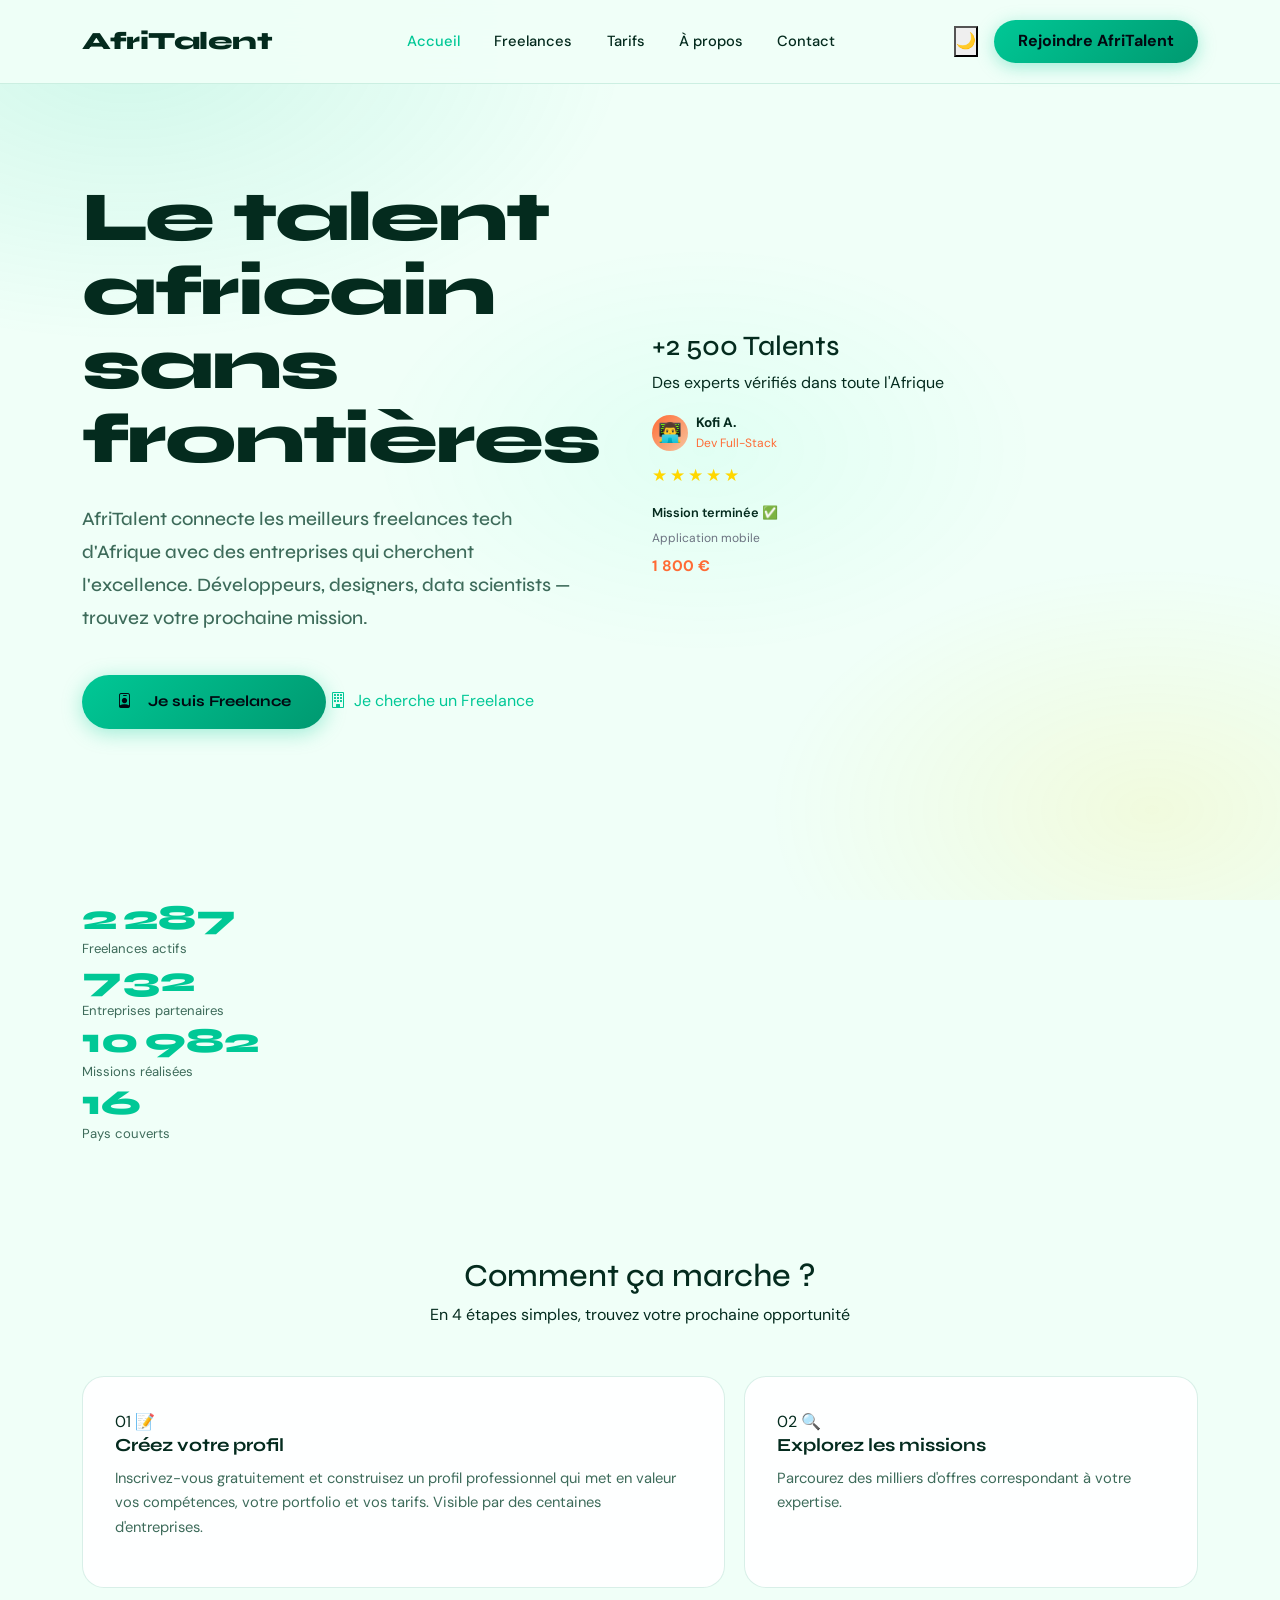
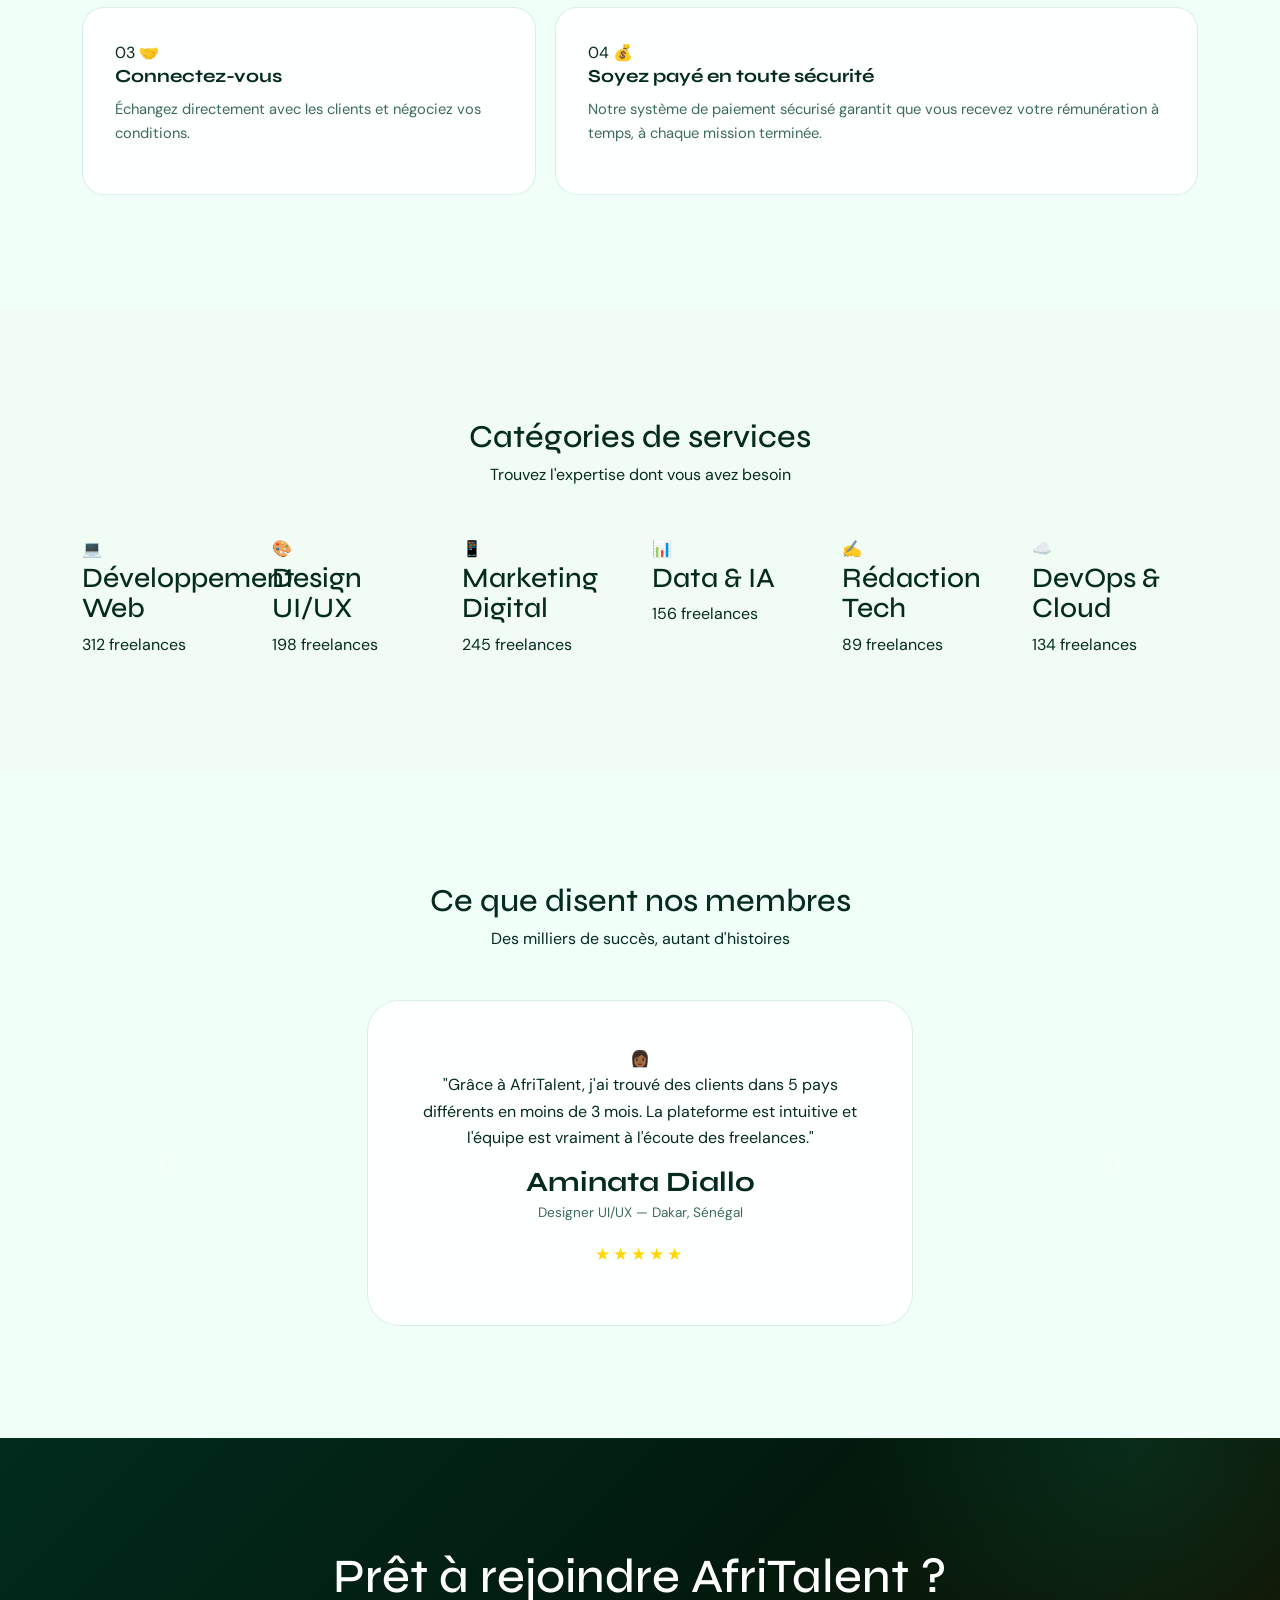
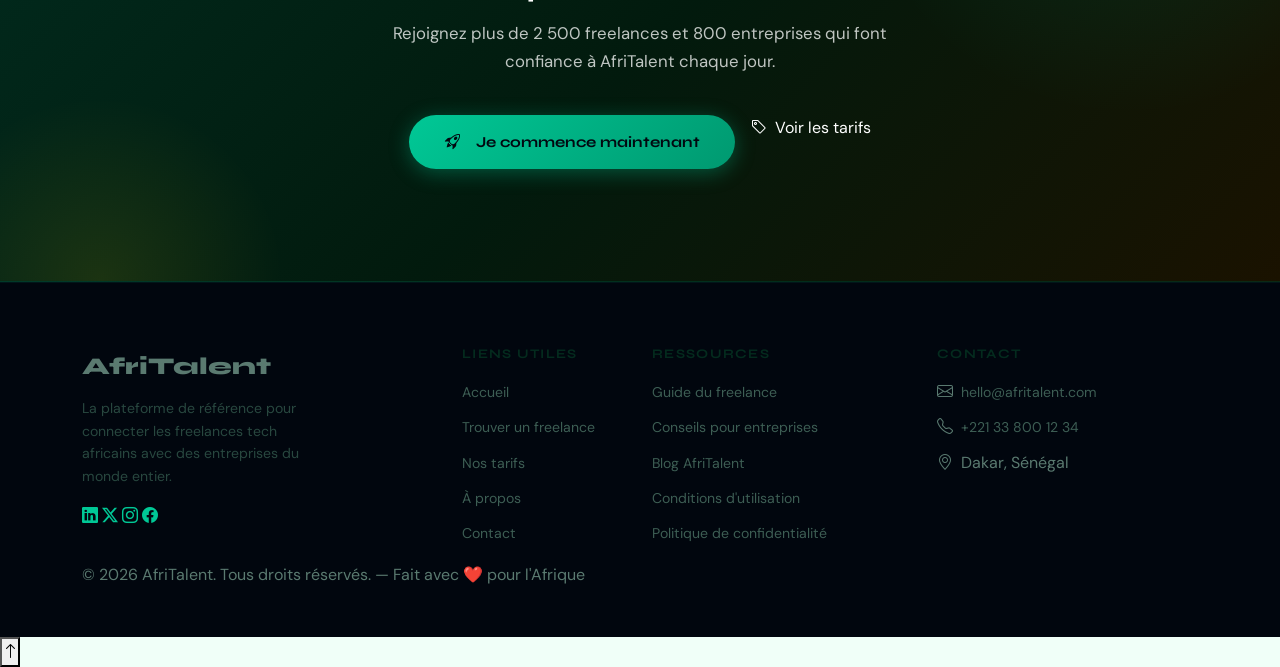
<file: index.html>
<!DOCTYPE html>
<html lang="fr" data-theme="light">
<head>
  <meta charset="UTF-8" />
  <meta name="viewport" content="width=device-width, initial-scale=1.0" />
  <meta name="description" content="AfriTalent - La plateforme de mise en relation entre freelances tech africains et entreprises. Trouvez les meilleurs talents ou proposez vos services." />
  <title>AfriTalent - La plateforme freelance tech d'Afrique</title>
  <link href="https://cdn.jsdelivr.net/npm/bootstrap@5.3.0/dist/css/bootstrap.min.css" rel="stylesheet" />
  <link rel="stylesheet" href="https://cdn.jsdelivr.net/npm/bootstrap-icons@1.11.0/font/bootstrap-icons.css" />
  <link rel="stylesheet" href="css/style.css" />
</head>
<body>

  <header>
    <nav class="navbar navbar-expand-lg" aria-label="Navigation principale">
      <div class="container">
        <a class="navbar-brand" href="index.html" aria-label="AfriTalent - Accueil">
          Afri<span>Talent</span>
        </a>
        <button class="navbar-toggler border-0" type="button"
                data-bs-toggle="collapse" data-bs-target="#navbarMain"
                aria-controls="navbarMain" aria-expanded="false"
                aria-label="Ouvrir le menu de navigation">
          <span class="navbar-toggler-icon"></span>
        </button>
        <div class="collapse navbar-collapse" id="navbarMain">
          <ul class="navbar-nav mx-auto gap-1">
            <li class="nav-item"><a class="nav-link active" href="index.html" aria-current="page">Accueil</a></li>
            <li class="nav-item"><a class="nav-link" href="freelances.html">Freelances</a></li>
            <li class="nav-item"><a class="nav-link" href="tarifs.html">Tarifs</a></li>
            <li class="nav-item"><a class="nav-link" href="about.html">À propos</a></li>
            <li class="nav-item"><a class="nav-link" href="contact.html">Contact</a></li>
          </ul>
          <div class="d-flex align-items-center gap-3">
            <button id="dark-mode-toggle" aria-label="Activer le mode sombre">🌙</button>
            <a href="contact.html" class="btn-navbar-cta nav-link">Rejoindre AfriTalent</a>
          </div>
        </div>
      </div>
    </nav>
  </header>

  <main>

    <section class="hero-section" aria-labelledby="hero-title">
      <div class="container">
        <div class="row align-items-center gy-5">
          <div class="col-lg-6 fade-in-section">
            <h1 class="hero-title" id="hero-title">
              Le talent africain<br />
              <span class="highlight">sans frontières</span>
            </h1>
            <h2 class="hero-subtitle">
              AfriTalent connecte les meilleurs freelances tech d'Afrique avec des entreprises qui cherchent l'excellence. Développeurs, designers, data scientists — trouvez votre prochaine mission.
            </h2>
            <div class="hero-cta-group">
              <a href="freelances.html" class="btn-primary-custom" role="button">
                <i class="bi bi-person-badge me-2" aria-hidden="true"></i>Je suis Freelance
              </a>
              <a href="freelances.html" class="btn-secondary-custom" role="button">
                <i class="bi bi-building me-2" aria-hidden="true"></i>Je cherche un Freelance
              </a>
            </div>
          </div>
          <div class="col-lg-6 fade-in-section">
            <div class="hero-illustration position-relative">
              <div class="hero-main-card">
                <h3>+2 500 Talents</h3>
                <p>Des experts vérifiés dans toute l'Afrique</p>
              </div>
              <div class="hero-card-float">
                <div class="d-flex align-items-center gap-2 mb-2">
                  <div style="width:36px;height:36px;border-radius:50%;background:linear-gradient(135deg,#FF6B35,#F7C59F);display:flex;align-items:center;justify-content:center;font-size:1.2rem;">👨‍💻</div>
                  <div>
                    <div style="font-weight:700;font-size:0.85rem;">Kofi A.</div>
                    <div style="font-size:0.75rem;color:#FF6B35;">Dev Full-Stack</div>
                  </div>
                </div>
                <div class="stars" aria-label="Note 5 étoiles">★★★★★</div>
              </div>
              <div class="hero-card-float">
                <div style="font-size:0.8rem;font-weight:600;margin-bottom:0.4rem;">Mission terminée ✅</div>
                <div style="font-size:0.75rem;color:#6B7280;">Application mobile</div>
                <div style="font-weight:700;color:#FF6B35;font-size:0.95rem;margin-top:0.3rem;">1 800 €</div>
              </div>
            </div>
          </div>
        </div>
      </div>
    </section>

    <section class="stats-section" aria-label="Statistiques AfriTalent">
      <div class="container">
        <div class="stats-grid">
          <div class="stat-item">
            <span class="stat-number" data-count="2500">0</span>
            <span class="stat-label">Freelances actifs</span>
          </div>
          <div class="stat-item">
            <span class="stat-number" data-count="800">0</span>
            <span class="stat-label">Entreprises partenaires</span>
          </div>
          <div class="stat-item">
            <span class="stat-number" data-count="12000">0</span>
            <span class="stat-label">Missions réalisées</span>
          </div>
          <div class="stat-item">
            <span class="stat-number" data-count="18">0</span>
            <span class="stat-label">Pays couverts</span>
          </div>
        </div>
      </div>
    </section>

    <section class="section-padding" aria-labelledby="how-title">
      <div class="container">
        <div class="text-center mb-5 fade-in-section">
          <div class="divider mx-auto"></div>
          <h2 class="section-title" id="how-title">Comment ça marche ?</h2>
          <p class="section-subtitle">En 4 étapes simples, trouvez votre prochaine opportunité</p>
        </div>
        <div class="bento-grid fade-in-section">
          <div class="bento-card wide" role="article">
            <span class="bento-step-number">01</span>
            <span class="bento-card-icon" aria-hidden="true">📝</span>
            <h3>Créez votre profil</h3>
            <p>Inscrivez-vous gratuitement et construisez un profil professionnel qui met en valeur vos compétences, votre portfolio et vos tarifs. Visible par des centaines d'entreprises.</p>
          </div>
          <div class="bento-card" role="article">
            <span class="bento-step-number">02</span>
            <span class="bento-card-icon" aria-hidden="true">🔍</span>
            <h3>Explorez les missions</h3>
            <p>Parcourez des milliers d'offres correspondant à votre expertise.</p>
          </div>
          <div class="bento-card" role="article">
            <span class="bento-step-number">03</span>
            <span class="bento-card-icon" aria-hidden="true">🤝</span>
            <h3>Connectez-vous</h3>
            <p>Échangez directement avec les clients et négociez vos conditions.</p>
          </div>
          <div class="bento-card featured" role="article">
            <span class="bento-step-number">04</span>
            <span class="bento-card-icon" aria-hidden="true">💰</span>
            <h3>Soyez payé en toute sécurité</h3>
            <p>Notre système de paiement sécurisé garantit que vous recevez votre rémunération à temps, à chaque mission terminée.</p>
          </div>
        </div>
      </div>
    </section>

    <section class="section-padding" style="background: rgba(255,107,53,0.02);" aria-labelledby="categories-title">
      <div class="container">
        <div class="text-center mb-5 fade-in-section">
          <div class="divider mx-auto"></div>
          <h2 class="section-title" id="categories-title">Catégories de services</h2>
          <p class="section-subtitle">Trouvez l'expertise dont vous avez besoin</p>
        </div>
        <div class="row g-4 fade-in-section">
          <div class="col-6 col-md-4 col-lg-2">
            <article class="service-card" tabindex="0">
              <span class="service-icon" aria-hidden="true">💻</span>
              <h3>Développement Web</h3>
              <span class="service-count">312 freelances</span>
            </article>
          </div>
          <div class="col-6 col-md-4 col-lg-2">
            <article class="service-card" tabindex="0">
              <span class="service-icon" aria-hidden="true">🎨</span>
              <h3>Design UI/UX</h3>
              <span class="service-count">198 freelances</span>
            </article>
          </div>
          <div class="col-6 col-md-4 col-lg-2">
            <article class="service-card" tabindex="0">
              <span class="service-icon" aria-hidden="true">📱</span>
              <h3>Marketing Digital</h3>
              <span class="service-count">245 freelances</span>
            </article>
          </div>
          <div class="col-6 col-md-4 col-lg-2">
            <article class="service-card" tabindex="0">
              <span class="service-icon" aria-hidden="true">📊</span>
              <h3>Data &amp; IA</h3>
              <span class="service-count">156 freelances</span>
            </article>
          </div>
          <div class="col-6 col-md-4 col-lg-2">
            <article class="service-card" tabindex="0">
              <span class="service-icon" aria-hidden="true">✍️</span>
              <h3>Rédaction Tech</h3>
              <span class="service-count">89 freelances</span>
            </article>
          </div>
          <div class="col-6 col-md-4 col-lg-2">
            <article class="service-card" tabindex="0">
              <span class="service-icon" aria-hidden="true">☁️</span>
              <h3>DevOps &amp; Cloud</h3>
              <span class="service-count">134 freelances</span>
            </article>
          </div>
        </div>
      </div>
    </section>

    <section class="section-padding testimonials-section" aria-labelledby="temoignages-title">
      <div class="container">
        <div class="text-center mb-5 fade-in-section">
          <div class="divider mx-auto"></div>
          <h2 class="section-title" id="temoignages-title">Ce que disent nos membres</h2>
          <p class="section-subtitle">Des milliers de succès, autant d'histoires</p>
        </div>
        <div id="carouselTemoignages" class="carousel slide fade-in-section" data-bs-ride="carousel" aria-label="Témoignages de membres">
          <div class="carousel-inner">
            <div class="carousel-item active">
              <div class="row justify-content-center">
                <div class="col-md-8 col-lg-6">
                  <article class="testimonial-card">
                    <div class="testimonial-avatar-placeholder" aria-hidden="true">👩🏾</div>
                    <p class="testimonial-text">"Grâce à AfriTalent, j'ai trouvé des clients dans 5 pays différents en moins de 3 mois. La plateforme est intuitive et l'équipe est vraiment à l'écoute des freelances."</p>
                    <h3 class="testimonial-name">Aminata Diallo</h3>
                    <p class="testimonial-role">Designer UI/UX — Dakar, Sénégal</p>
                    <div class="stars" aria-label="Note 5 étoiles sur 5">★★★★★</div>
                  </article>
                </div>
              </div>
            </div>
            <div class="carousel-item">
              <div class="row justify-content-center">
                <div class="col-md-8 col-lg-6">
                  <article class="testimonial-card">
                    <div class="testimonial-avatar-placeholder" aria-hidden="true">👨🏿</div>
                    <p class="testimonial-text">"En tant que startup, nous avons besoin de talents flexibles et qualifiés. AfriTalent nous a permis de recruter un développeur sénior en 48h pour un projet urgent."</p>
                    <h3 class="testimonial-name">Jean-Baptiste Koffi</h3>
                    <p class="testimonial-role">CEO TechStart — Abidjan, Côte d'Ivoire</p>
                    <div class="stars" aria-label="Note 5 étoiles sur 5">★★★★★</div>
                  </article>
                </div>
              </div>
            </div>
            <div class="carousel-item">
              <div class="row justify-content-center">
                <div class="col-md-8 col-lg-6">
                  <article class="testimonial-card">
                    <div class="testimonial-avatar-placeholder" aria-hidden="true">👩🏽</div>
                    <p class="testimonial-text">"La vérification des profils m'inspire confiance. J'ai collaboré avec 3 développeurs via AfriTalent et chaque expérience était professionnelle et enrichissante."</p>
                    <h3 class="testimonial-name">Fatima Zahra El Mansouri</h3>
                    <p class="testimonial-role">Product Manager — Casablanca, Maroc</p>
                    <div class="stars" aria-label="Note 4 étoiles sur 5">★★★★☆</div>
                  </article>
                </div>
              </div>
            </div>
          </div>
          <button class="carousel-control-prev" type="button" data-bs-target="#carouselTemoignages" data-bs-slide="prev" aria-label="Témoignage précédent">
            <span class="carousel-control-prev-icon" aria-hidden="true"></span>
          </button>
          <button class="carousel-control-next" type="button" data-bs-target="#carouselTemoignages" data-bs-slide="next" aria-label="Témoignage suivant">
            <span class="carousel-control-next-icon" aria-hidden="true"></span>
          </button>
          <div class="carousel-indicators" style="bottom:-40px;">
            <button type="button" data-bs-target="#carouselTemoignages" data-bs-slide-to="0" class="active" aria-current="true" aria-label="Témoignage 1" style="background-color:var(--color-primary);"></button>
            <button type="button" data-bs-target="#carouselTemoignages" data-bs-slide-to="1" aria-label="Témoignage 2" style="background-color:var(--color-primary);"></button>
            <button type="button" data-bs-target="#carouselTemoignages" data-bs-slide-to="2" aria-label="Témoignage 3" style="background-color:var(--color-primary);"></button>
          </div>
        </div>
      </div>
    </section>

    <section class="cta-section" aria-labelledby="cta-title">
      <div class="container text-center position-relative">
        <div class="fade-in-section">
          <h2 id="cta-title">Prêt à rejoindre AfriTalent ?</h2>
          <p>Rejoignez plus de 2 500 freelances et 800 entreprises qui font confiance à AfriTalent chaque jour.</p>
          <div class="d-flex justify-content-center gap-3 flex-wrap">
            <a href="contact.html" class="btn-primary-custom" role="button">
              <i class="bi bi-rocket-takeoff me-2" aria-hidden="true"></i>Je commence maintenant
            </a>
            <a href="tarifs.html" class="btn-secondary-custom" style="color:white;border-color:rgba(255,255,255,0.4);" role="button">
              <i class="bi bi-tag me-2" aria-hidden="true"></i>Voir les tarifs
            </a>
          </div>
        </div>
      </div>
    </section>

  </main>

  <footer role="contentinfo">
    <div class="container">
      <div class="row gy-4">
        <div class="col-lg-4 col-md-6">
          <div class="footer-brand">AfriTalent</div>
          <p class="footer-desc">La plateforme de référence pour connecter les freelances tech africains avec des entreprises du monde entier.</p>
          <nav class="social-links" aria-label="Réseaux sociaux AfriTalent">
            <a href="#" class="social-link" aria-label="AfriTalent sur LinkedIn"><i class="bi bi-linkedin" aria-hidden="true"></i></a>
            <a href="#" class="social-link" aria-label="AfriTalent sur Twitter"><i class="bi bi-twitter-x" aria-hidden="true"></i></a>
            <a href="#" class="social-link" aria-label="AfriTalent sur Instagram"><i class="bi bi-instagram" aria-hidden="true"></i></a>
            <a href="#" class="social-link" aria-label="AfriTalent sur Facebook"><i class="bi bi-facebook" aria-hidden="true"></i></a>
          </nav>
        </div>
        <div class="col-lg-2 col-md-6">
          <h3 class="footer-heading">Liens utiles</h3>
          <ul class="footer-links">
            <li><a href="index.html">Accueil</a></li>
            <li><a href="freelances.html">Trouver un freelance</a></li>
            <li><a href="tarifs.html">Nos tarifs</a></li>
            <li><a href="about.html">À propos</a></li>
            <li><a href="contact.html">Contact</a></li>
          </ul>
        </div>
        <div class="col-lg-3 col-md-6">
          <h3 class="footer-heading">Ressources</h3>
          <ul class="footer-links">
            <li><a href="#">Guide du freelance</a></li>
            <li><a href="#">Conseils pour entreprises</a></li>
            <li><a href="#">Blog AfriTalent</a></li>
            <li><a href="#">Conditions d'utilisation</a></li>
            <li><a href="#">Politique de confidentialité</a></li>
          </ul>
        </div>
        <div class="col-lg-3 col-md-6">
          <h3 class="footer-heading">Contact</h3>
          <ul class="footer-links">
            <li><i class="bi bi-envelope me-2" aria-hidden="true"></i><a href="mailto:hello@afritalent.com">hello@afritalent.com</a></li>
            <li><i class="bi bi-telephone me-2" aria-hidden="true"></i><a href="tel:+221338001234">+221 33 800 12 34</a></li>
            <li><i class="bi bi-geo-alt me-2" aria-hidden="true"></i>Dakar, Sénégal</li>
          </ul>
        </div>
      </div>
      <div class="footer-bottom">
        <p>© <span id="current-year">2026</span> AfriTalent. Tous droits réservés. — Fait avec ❤️ pour l'Afrique</p>
      </div>
    </div>
  </footer>

  <button id="back-to-top" aria-label="Retour en haut de la page">
    <i class="bi bi-arrow-up" aria-hidden="true"></i>
  </button>

  <script src="https://cdn.jsdelivr.net/npm/bootstrap@5.3.0/dist/js/bootstrap.bundle.min.js"></script>
  <script src="js/main.js"></script>
</body>
</html>
</file>
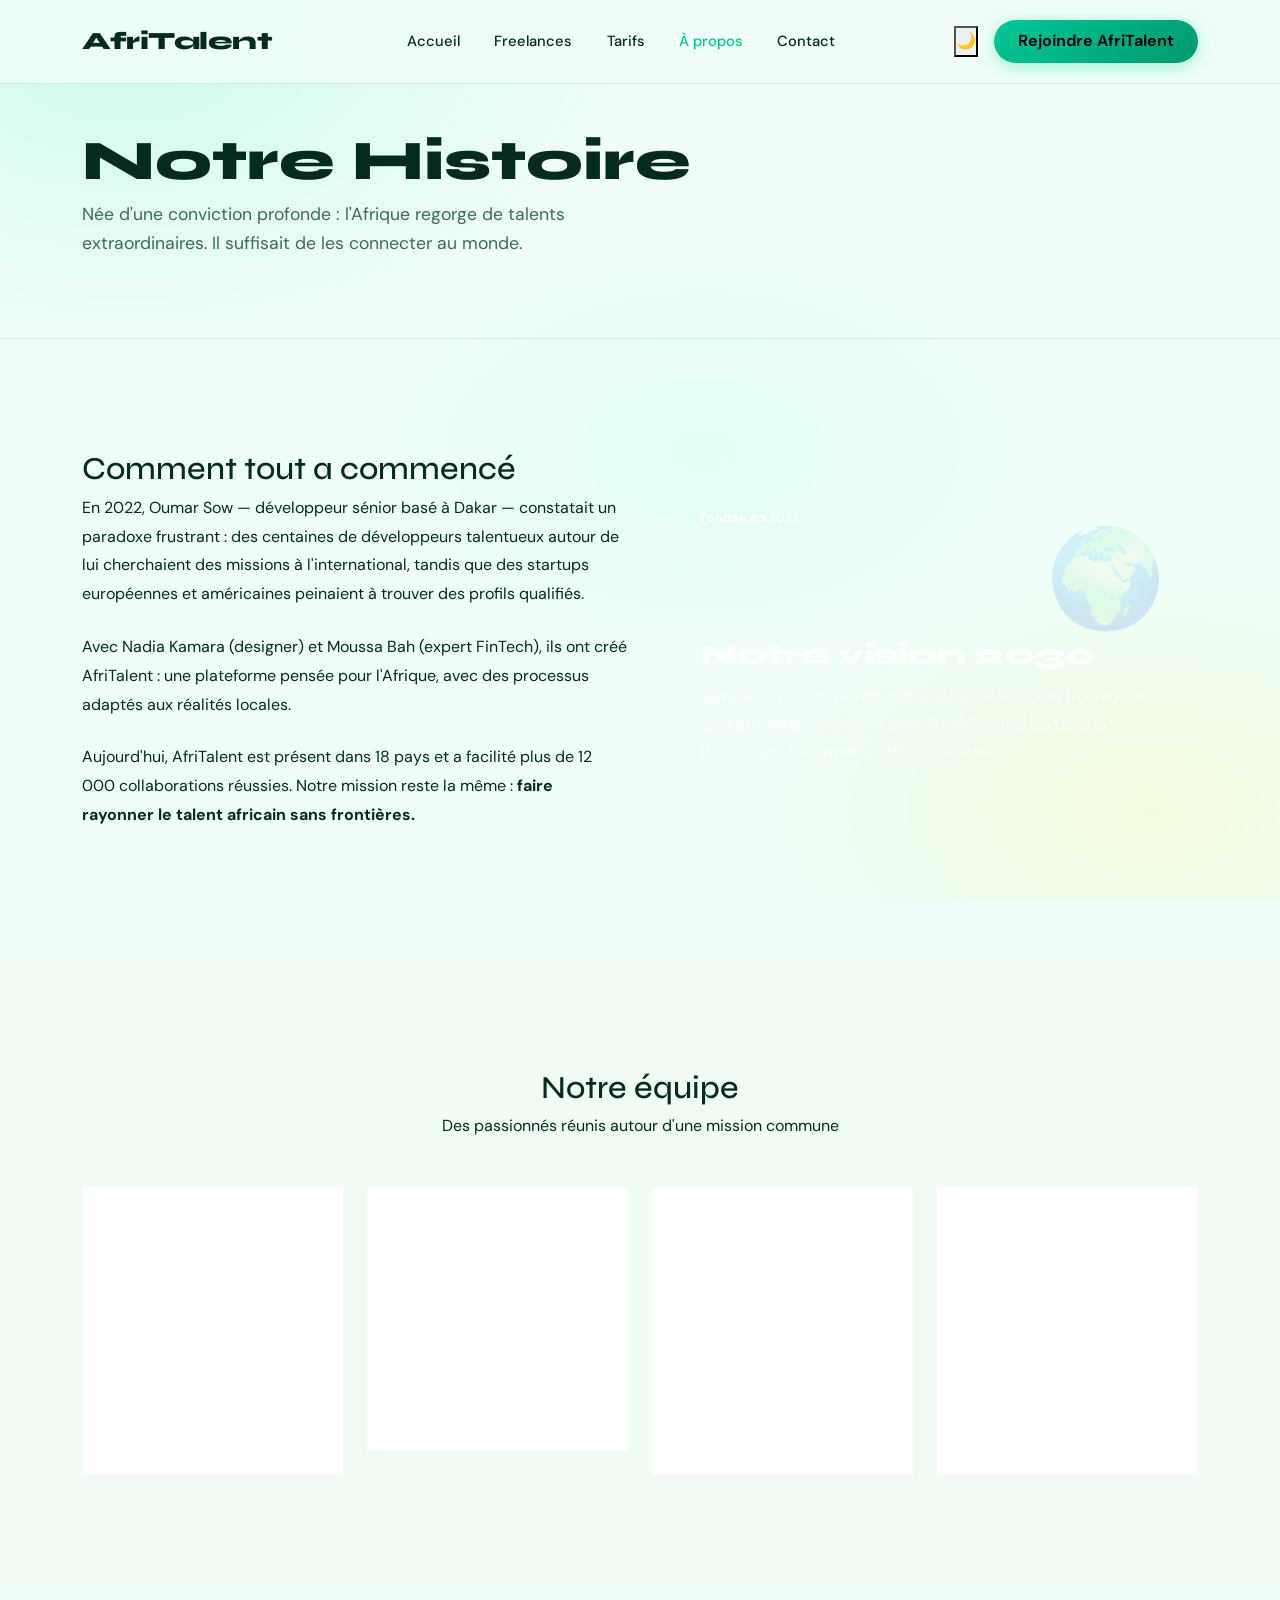
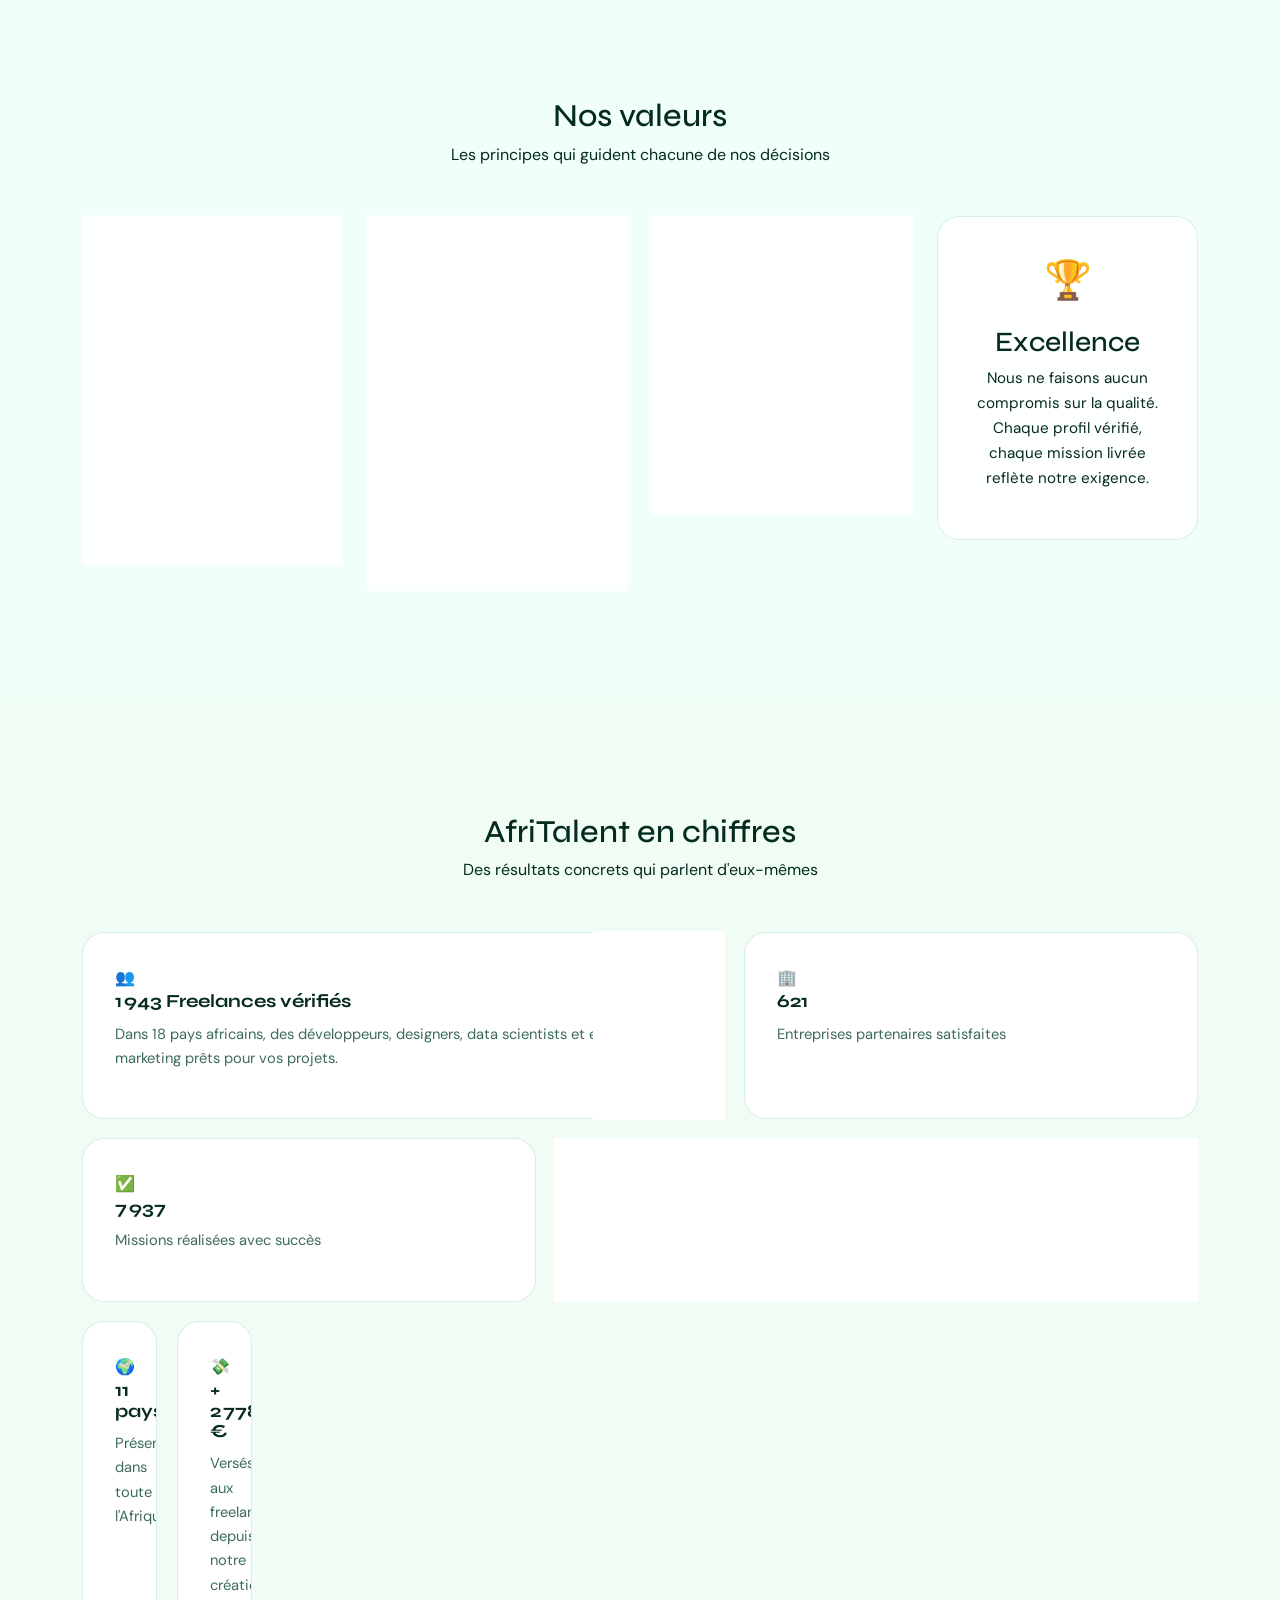
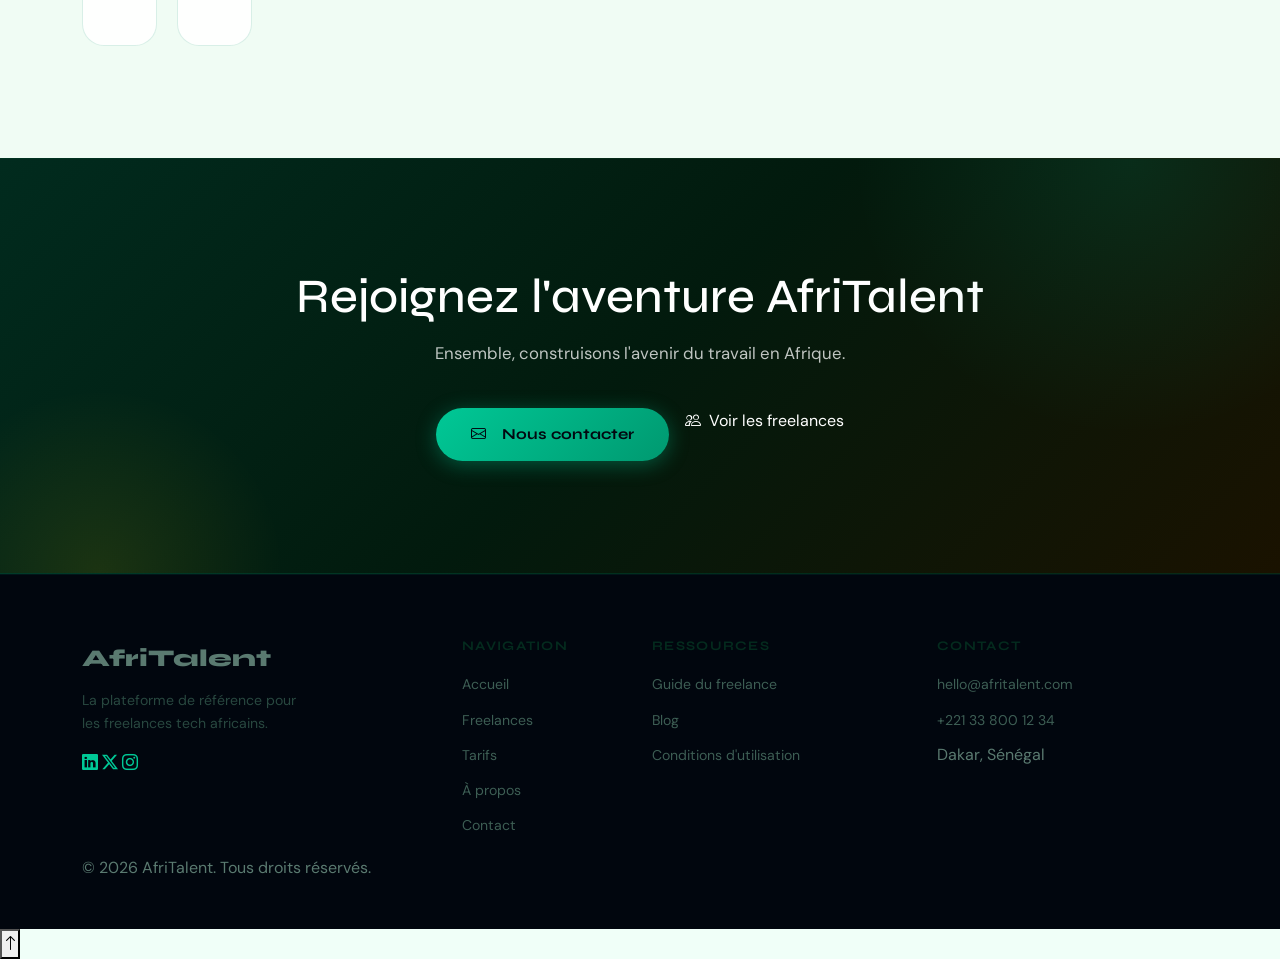
<file: about.html>
<!DOCTYPE html>
<html lang="fr" data-theme="light">
<head>
  <meta charset="UTF-8" />
  <meta name="viewport" content="width=device-width, initial-scale=1.0" />
  <meta name="description" content="AfriTalent - Découvrez notre histoire, notre équipe passionnée et les valeurs qui guident notre mission de connecter les talents tech africains." />
  <title>À propos — AfriTalent</title>
  <link href="https://cdn.jsdelivr.net/npm/bootstrap@5.3.0/dist/css/bootstrap.min.css" rel="stylesheet" />
  <link rel="stylesheet" href="https://cdn.jsdelivr.net/npm/bootstrap-icons@1.11.0/font/bootstrap-icons.css" />
  <link rel="stylesheet" href="css/style.css" />
</head>
<body>

  <header>
    <nav class="navbar navbar-expand-lg" aria-label="Navigation principale">
      <div class="container">
        <a class="navbar-brand" href="index.html">Afri<span>Talent</span></a>
        <button class="navbar-toggler border-0" type="button" data-bs-toggle="collapse" data-bs-target="#navbarMain" aria-controls="navbarMain" aria-expanded="false" aria-label="Ouvrir le menu">
          <span class="navbar-toggler-icon"></span>
        </button>
        <div class="collapse navbar-collapse" id="navbarMain">
          <ul class="navbar-nav mx-auto gap-1">
            <li class="nav-item"><a class="nav-link" href="index.html">Accueil</a></li>
            <li class="nav-item"><a class="nav-link" href="freelances.html">Freelances</a></li>
            <li class="nav-item"><a class="nav-link" href="tarifs.html">Tarifs</a></li>
            <li class="nav-item"><a class="nav-link active" href="about.html" aria-current="page">À propos</a></li>
            <li class="nav-item"><a class="nav-link" href="contact.html">Contact</a></li>
          </ul>
          <div class="d-flex align-items-center gap-3">
            <button id="dark-mode-toggle" aria-label="Changer de thème">🌙</button>
            <a href="contact.html" class="btn-navbar-cta nav-link">Rejoindre AfriTalent</a>
          </div>
        </div>
      </div>
    </nav>
  </header>

  <main>

    <section class="page-hero" aria-labelledby="about-title">
      <div class="container">
        <div class="divider mx-auto"></div>
        <h1 id="about-title">Notre <span style="color:var(--color-primary);">Histoire</span></h1>
        <p>Née d'une conviction profonde : l'Afrique regorge de talents extraordinaires. Il suffisait de les connecter au monde.</p>
      </div>
    </section>

    <section class="section-padding" aria-labelledby="histoire-title">
      <div class="container">
        <div class="row align-items-center gy-5">
          <div class="col-lg-6 fade-in-section">
            <div class="divider"></div>
            <h2 class="section-title" id="histoire-title">Comment tout a commencé</h2>
            <p style="color:var(--color-text-muted);margin-bottom:1.5rem;line-height:1.8;">En 2022, Oumar Sow — développeur sénior basé à Dakar — constatait un paradoxe frustrant : des centaines de développeurs talentueux autour de lui cherchaient des missions à l'international, tandis que des startups européennes et américaines peinaient à trouver des profils qualifiés.</p>
            <p style="color:var(--color-text-muted);margin-bottom:1.5rem;line-height:1.8;">Avec Nadia Kamara (designer) et Moussa Bah (expert FinTech), ils ont créé AfriTalent : une plateforme pensée pour l'Afrique, avec des processus adaptés aux réalités locales.</p>
            <p style="color:var(--color-text-muted);line-height:1.8;">Aujourd'hui, AfriTalent est présent dans 18 pays et a facilité plus de 12 000 collaborations réussies. Notre mission reste la même : <strong style="color:var(--color-text);">faire rayonner le talent africain sans frontières.</strong></p>
          </div>
          <div class="col-lg-6 fade-in-section">
            <div style="background:linear-gradient(135deg,var(--color-secondary) 0%,#2d2d55 100%);border-radius:var(--radius-xl);padding:3rem;position:relative;overflow:hidden;min-height:360px;display:flex;flex-direction:column;justify-content:flex-end;">
              <div style="position:absolute;top:2rem;right:2rem;font-size:6rem;opacity:0.15;">🌍</div>
              <div style="position:absolute;top:2rem;left:2rem;">
                <div style="background:var(--color-primary);color:white;font-size:0.8rem;font-weight:700;padding:0.4rem 1rem;border-radius:50px;display:inline-block;">Fondée en 2022</div>
              </div>
              <h3 style="color:white;font-size:1.8rem;font-weight:800;margin-bottom:0.75rem;">Notre vision 2030</h3>
              <p style="color:rgba(255,255,255,0.75);line-height:1.7;">Devenir la plateforme de référence pour 100 000 freelances tech africains et créer un pont durable entre les talents d'Afrique et les opportunités mondiales.</p>
            </div>
          </div>
        </div>
      </div>
    </section>

    <section class="section-padding" style="background:rgba(255,107,53,0.02);" aria-labelledby="equipe-title">
      <div class="container">
        <div class="text-center mb-5 fade-in-section">
          <div class="divider mx-auto"></div>
          <h2 class="section-title" id="equipe-title">Notre équipe</h2>
          <p class="section-subtitle">Des passionnés réunis autour d'une mission commune</p>
        </div>
        <div class="row g-4">
          <div class="col-md-6 col-lg-3 fade-in-section">
            <article class="team-card">
              <div class="team-avatar" aria-hidden="true">👨🏿</div>
              <h3 class="team-name">Oumar Sow</h3>
              <div class="team-role">CEO &amp; Co-fondateur</div>
              <p style="font-size:0.9rem;color:var(--color-text-muted);margin-bottom:1rem;">Développeur Full-Stack, 10 ans d'expérience. Ancien ingénieur chez Orange Sénégal.</p>
              <nav class="d-flex justify-content-center gap-2" aria-label="Réseaux sociaux de Oumar Sow">
                <a href="#" style="color:var(--color-text-muted);" aria-label="LinkedIn"><i class="bi bi-linkedin" aria-hidden="true"></i></a>
                <a href="#" style="color:var(--color-text-muted);" aria-label="Twitter"><i class="bi bi-twitter-x" aria-hidden="true"></i></a>
                <a href="#" style="color:var(--color-text-muted);" aria-label="GitHub"><i class="bi bi-github" aria-hidden="true"></i></a>
              </nav>
            </article>
          </div>
          <div class="col-md-6 col-lg-3 fade-in-section">
            <article class="team-card">
              <div class="team-avatar" aria-hidden="true">👩🏾</div>
              <h3 class="team-name">Nadia Kamara</h3>
              <div class="team-role">Chief Design Officer</div>
              <p style="font-size:0.9rem;color:var(--color-text-muted);margin-bottom:1rem;">Designer UX primée, ex-Figma Community Lead Afrique de l'Ouest.</p>
              <nav class="d-flex justify-content-center gap-2" aria-label="Réseaux sociaux de Nadia Kamara">
                <a href="#" style="color:var(--color-text-muted);" aria-label="LinkedIn"><i class="bi bi-linkedin" aria-hidden="true"></i></a>
                <a href="#" style="color:var(--color-text-muted);" aria-label="Behance"><i class="bi bi-behance" aria-hidden="true"></i></a>
                <a href="#" style="color:var(--color-text-muted);" aria-label="Instagram"><i class="bi bi-instagram" aria-hidden="true"></i></a>
              </nav>
            </article>
          </div>
          <div class="col-md-6 col-lg-3 fade-in-section">
            <article class="team-card">
              <div class="team-avatar" aria-hidden="true">👨🏽</div>
              <h3 class="team-name">Moussa Bah</h3>
              <div class="team-role">CTO &amp; Co-fondateur</div>
              <p style="font-size:0.9rem;color:var(--color-text-muted);margin-bottom:1rem;">Expert FinTech et systèmes distribués. Ancien lead technique chez Wave Mobile Money.</p>
              <nav class="d-flex justify-content-center gap-2" aria-label="Réseaux sociaux de Moussa Bah">
                <a href="#" style="color:var(--color-text-muted);" aria-label="LinkedIn"><i class="bi bi-linkedin" aria-hidden="true"></i></a>
                <a href="#" style="color:var(--color-text-muted);" aria-label="GitHub"><i class="bi bi-github" aria-hidden="true"></i></a>
                <a href="#" style="color:var(--color-text-muted);" aria-label="Twitter"><i class="bi bi-twitter-x" aria-hidden="true"></i></a>
              </nav>
            </article>
          </div>
          <div class="col-md-6 col-lg-3 fade-in-section">
            <article class="team-card">
              <div class="team-avatar" aria-hidden="true">👩🏿</div>
              <h3 class="team-name">Aïcha Diop</h3>
              <div class="team-role">Head of Growth</div>
              <p style="font-size:0.9rem;color:var(--color-text-muted);margin-bottom:1rem;">Spécialiste acquisition et partenariats. A porté AfriTalent de 0 à 2 500 freelances en 2 ans.</p>
              <nav class="d-flex justify-content-center gap-2" aria-label="Réseaux sociaux de Aïcha Diop">
                <a href="#" style="color:var(--color-text-muted);" aria-label="LinkedIn"><i class="bi bi-linkedin" aria-hidden="true"></i></a>
                <a href="#" style="color:var(--color-text-muted);" aria-label="Twitter"><i class="bi bi-twitter-x" aria-hidden="true"></i></a>
                <a href="#" style="color:var(--color-text-muted);" aria-label="Instagram"><i class="bi bi-instagram" aria-hidden="true"></i></a>
              </nav>
            </article>
          </div>
        </div>
      </div>
    </section>

    <section class="section-padding" aria-labelledby="valeurs-title">
      <div class="container">
        <div class="text-center mb-5 fade-in-section">
          <div class="divider mx-auto"></div>
          <h2 class="section-title" id="valeurs-title">Nos valeurs</h2>
          <p class="section-subtitle">Les principes qui guident chacune de nos décisions</p>
        </div>
        <div class="row g-4">
          <div class="col-md-6 col-lg-3 fade-in-section">
            <article class="value-card">
              <div class="value-icon" aria-hidden="true">💡</div>
              <h3>Innovation</h3>
              <p style="color:var(--color-text-muted);font-size:0.95rem;">Nous repoussons constamment les limites pour créer des solutions adaptées aux réalités africaines et aux standards mondiaux.</p>
            </article>
          </div>
          <div class="col-md-6 col-lg-3 fade-in-section">
            <article class="value-card">
              <div class="value-icon" aria-hidden="true">🤲</div>
              <h3>Accessibilité</h3>
              <p style="color:var(--color-text-muted);font-size:0.95rem;">Le talent n'a pas de frontières. Notre plateforme est conçue pour être accessible à tous, quels que soient l'emplacement ou les moyens.</p>
            </article>
          </div>
          <div class="col-md-6 col-lg-3 fade-in-section">
            <article class="value-card">
              <div class="value-icon" aria-hidden="true">🌱</div>
              <h3>Communauté</h3>
              <p style="color:var(--color-text-muted);font-size:0.95rem;">Nous construisons un écosystème solidaire où freelances et entreprises grandissent ensemble.</p>
            </article>
          </div>
          <div class="col-md-6 col-lg-3 fade-in-section">
            <article class="value-card">
              <div class="value-icon" aria-hidden="true">🏆</div>
              <h3>Excellence</h3>
              <p style="color:var(--color-text-muted);font-size:0.95rem;">Nous ne faisons aucun compromis sur la qualité. Chaque profil vérifié, chaque mission livrée reflète notre exigence.</p>
            </article>
          </div>
        </div>
      </div>
    </section>

    <section class="section-padding" style="background:rgba(255,107,53,0.02);" aria-labelledby="chiffres-title">
      <div class="container">
        <div class="text-center mb-5 fade-in-section">
          <div class="divider mx-auto"></div>
          <h2 class="section-title" id="chiffres-title">AfriTalent en chiffres</h2>
          <p class="section-subtitle">Des résultats concrets qui parlent d'eux-mêmes</p>
        </div>
        <div class="bento-grid fade-in-section">
          <div class="bento-card wide featured" role="listitem">
            <span class="bento-card-icon" aria-hidden="true">👥</span>
            <h3><span data-count="2500">0</span> Freelances vérifiés</h3>
            <p>Dans 18 pays africains, des développeurs, designers, data scientists et experts marketing prêts pour vos projets.</p>
          </div>
          <div class="bento-card" role="listitem">
            <span class="bento-card-icon" aria-hidden="true">🏢</span>
            <h3><span data-count="800">0</span></h3>
            <p>Entreprises partenaires satisfaites</p>
          </div>
          <div class="bento-card" role="listitem">
            <span class="bento-card-icon" aria-hidden="true">✅</span>
            <h3><span data-count="12000">0</span></h3>
            <p>Missions réalisées avec succès</p>
          </div>
          <div class="bento-card" role="listitem">
            <span class="bento-card-icon" aria-hidden="true">⭐</span>
            <h3>4,8 / 5</h3>
            <p>Note moyenne de satisfaction clients</p>
          </div>
          <div class="bento-card" role="listitem">
            <span class="bento-card-icon" aria-hidden="true">🌍</span>
            <h3><span data-count="18">0</span> pays</h3>
            <p>Présence dans toute l'Afrique</p>
          </div>
          <div class="bento-card wide" role="listitem">
            <span class="bento-card-icon" aria-hidden="true">💸</span>
            <h3>+ <span data-count="4200000">0</span> €</h3>
            <p>Versés aux freelances depuis notre création.</p>
          </div>
        </div>
      </div>
    </section>

    <section class="cta-section" aria-labelledby="cta-about-title">
      <div class="container text-center">
        <h2 id="cta-about-title">Rejoignez l'aventure AfriTalent</h2>
        <p>Ensemble, construisons l'avenir du travail en Afrique.</p>
        <div class="d-flex justify-content-center gap-3 flex-wrap">
          <a href="contact.html" class="btn-primary-custom" role="button"><i class="bi bi-envelope me-2" aria-hidden="true"></i>Nous contacter</a>
          <a href="freelances.html" class="btn-secondary-custom" style="color:white;border-color:rgba(255,255,255,0.4);" role="button"><i class="bi bi-people me-2" aria-hidden="true"></i>Voir les freelances</a>
        </div>
      </div>
    </section>

  </main>

  <footer role="contentinfo">
    <div class="container">
      <div class="row gy-4">
        <div class="col-lg-4 col-md-6">
          <div class="footer-brand">AfriTalent</div>
          <p class="footer-desc">La plateforme de référence pour les freelances tech africains.</p>
          <nav class="social-links" aria-label="Réseaux sociaux">
            <a href="#" class="social-link" aria-label="LinkedIn"><i class="bi bi-linkedin" aria-hidden="true"></i></a>
            <a href="#" class="social-link" aria-label="Twitter"><i class="bi bi-twitter-x" aria-hidden="true"></i></a>
            <a href="#" class="social-link" aria-label="Instagram"><i class="bi bi-instagram" aria-hidden="true"></i></a>
          </nav>
        </div>
        <div class="col-lg-2 col-md-6">
          <h3 class="footer-heading">Navigation</h3>
          <ul class="footer-links">
            <li><a href="index.html">Accueil</a></li>
            <li><a href="freelances.html">Freelances</a></li>
            <li><a href="tarifs.html">Tarifs</a></li>
            <li><a href="about.html">À propos</a></li>
            <li><a href="contact.html">Contact</a></li>
          </ul>
        </div>
        <div class="col-lg-3 col-md-6">
          <h3 class="footer-heading">Ressources</h3>
          <ul class="footer-links">
            <li><a href="#">Guide du freelance</a></li>
            <li><a href="#">Blog</a></li>
            <li><a href="#">Conditions d'utilisation</a></li>
          </ul>
        </div>
        <div class="col-lg-3 col-md-6">
          <h3 class="footer-heading">Contact</h3>
          <ul class="footer-links">
            <li><a href="mailto:hello@afritalent.com">hello@afritalent.com</a></li>
            <li><a href="tel:+221338001234">+221 33 800 12 34</a></li>
            <li>Dakar, Sénégal</li>
          </ul>
        </div>
      </div>
      <div class="footer-bottom">
        <p>© <span id="current-year">2026</span> AfriTalent. Tous droits réservés.</p>
      </div>
    </div>
  </footer>

  <button id="back-to-top" aria-label="Retour en haut de la page">
    <i class="bi bi-arrow-up" aria-hidden="true"></i>
  </button>

  <script src="https://cdn.jsdelivr.net/npm/bootstrap@5.3.0/dist/js/bootstrap.bundle.min.js"></script>
  <script src="js/main.js"></script>
</body>
</html>
</file>
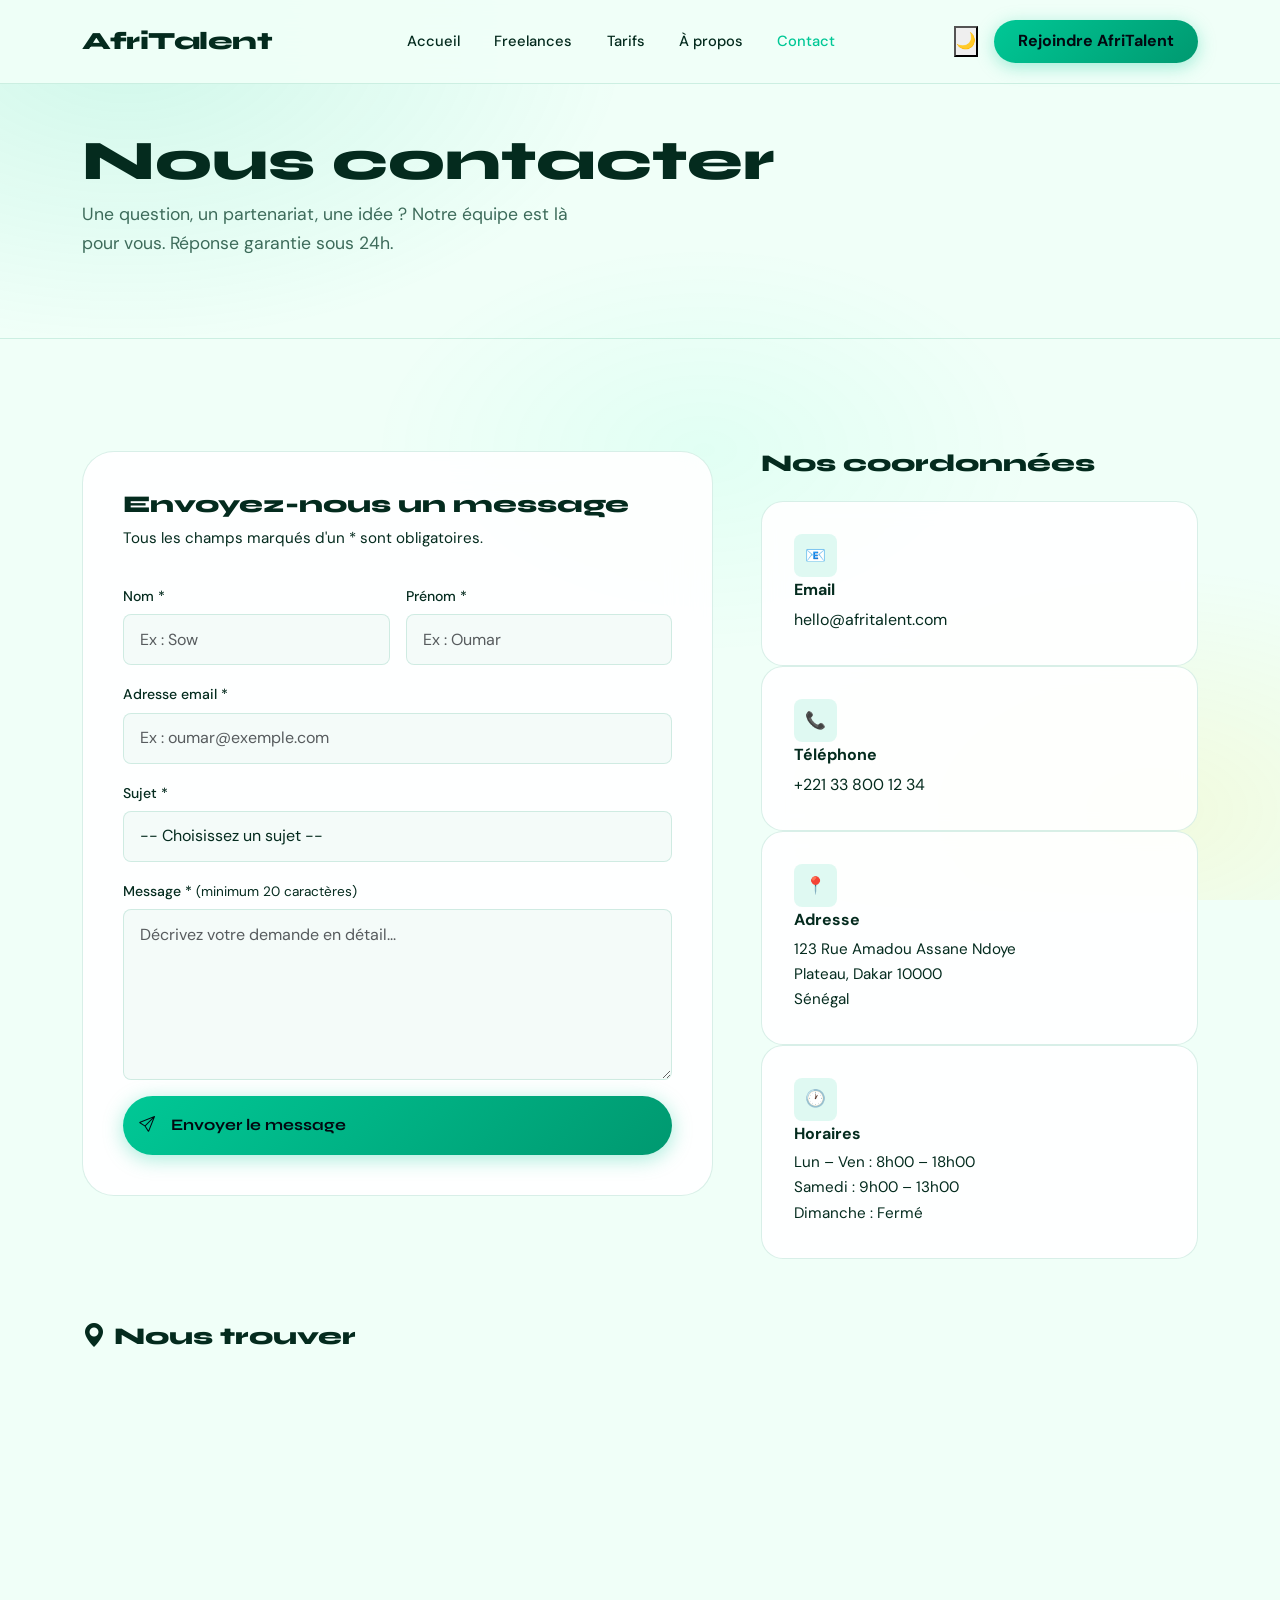
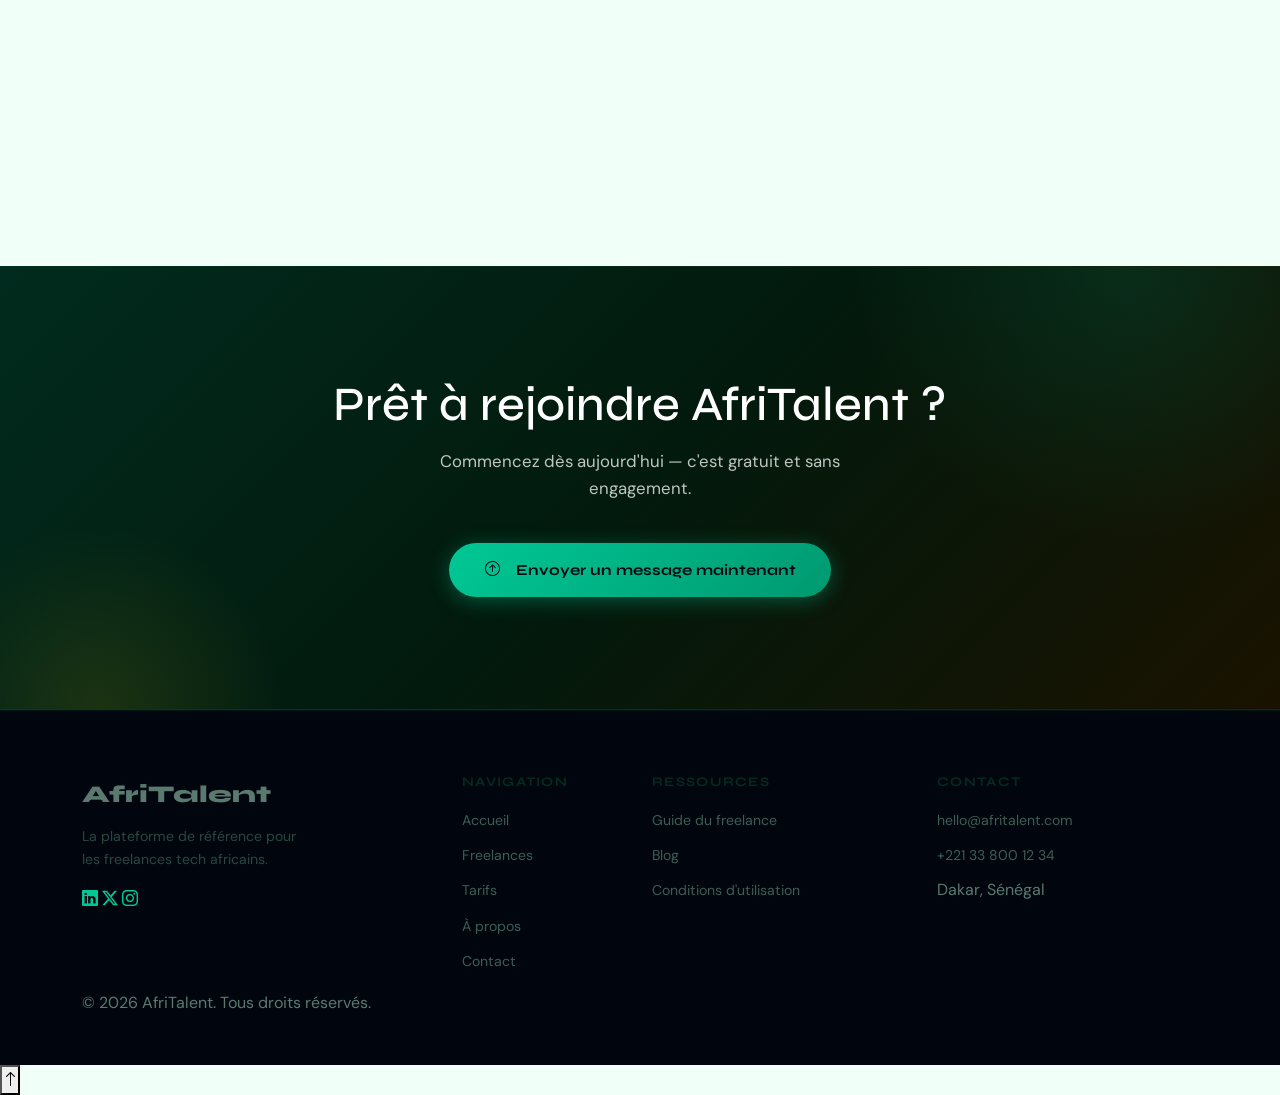
<file: contact.html>
<!DOCTYPE html>
<html lang="fr" data-theme="light">
<head>
  <meta charset="UTF-8" />
  <meta name="viewport" content="width=device-width, initial-scale=1.0" />
  <meta name="description" content="AfriTalent - Contactez notre équipe pour toute question, partenariat ou assistance. Nous répondons sous 24h." />
  <title>Contact — AfriTalent</title>
  <link href="https://cdn.jsdelivr.net/npm/bootstrap@5.3.0/dist/css/bootstrap.min.css" rel="stylesheet" />
  <link rel="stylesheet" href="https://cdn.jsdelivr.net/npm/bootstrap-icons@1.11.0/font/bootstrap-icons.css" />
  <link rel="stylesheet" href="css/style.css" />
</head>
<body>

  <header>
    <nav class="navbar navbar-expand-lg" aria-label="Navigation principale">
      <div class="container">
        <a class="navbar-brand" href="index.html">Afri<span>Talent</span></a>
        <button class="navbar-toggler border-0" type="button" data-bs-toggle="collapse" data-bs-target="#navbarMain" aria-controls="navbarMain" aria-expanded="false" aria-label="Ouvrir le menu">
          <span class="navbar-toggler-icon"></span>
        </button>
        <div class="collapse navbar-collapse" id="navbarMain">
          <ul class="navbar-nav mx-auto gap-1">
            <li class="nav-item"><a class="nav-link" href="index.html">Accueil</a></li>
            <li class="nav-item"><a class="nav-link" href="freelances.html">Freelances</a></li>
            <li class="nav-item"><a class="nav-link" href="tarifs.html">Tarifs</a></li>
            <li class="nav-item"><a class="nav-link" href="about.html">À propos</a></li>
            <li class="nav-item"><a class="nav-link active" href="contact.html" aria-current="page">Contact</a></li>
          </ul>
          <div class="d-flex align-items-center gap-3">
            <button id="dark-mode-toggle" aria-label="Changer de thème">🌙</button>
            <a href="contact.html" class="btn-navbar-cta nav-link">Rejoindre AfriTalent</a>
          </div>
        </div>
      </div>
    </nav>
  </header>

  <main>

    <section class="page-hero" aria-labelledby="contact-title">
      <div class="container">
        <div class="divider mx-auto"></div>
        <h1 id="contact-title">Nous <span style="color:var(--color-primary);">contacter</span></h1>
        <p>Une question, un partenariat, une idée ? Notre équipe est là pour vous. Réponse garantie sous 24h.</p>
      </div>
    </section>

    <section class="section-padding" aria-labelledby="form-section-title">
      <div class="container">
        <h2 class="visually-hidden" id="form-section-title">Formulaire de contact et informations</h2>
        <div class="row g-5">

          <div class="col-lg-7 fade-in-section">
            <div class="contact-form-wrapper">
              <h2 style="font-size:1.5rem;font-weight:800;margin-bottom:0.5rem;">Envoyez-nous un message</h2>
              <p style="color:var(--color-text-muted);margin-bottom:2rem;font-size:0.95rem;">Tous les champs marqués d'un <span style="color:var(--color-danger);">*</span> sont obligatoires.</p>

              <form id="contact-form" novalidate aria-label="Formulaire de contact AfriTalent">
                <div class="row g-3">

                  <div class="col-md-6">
                    <label for="nom" class="form-label">Nom <span style="color:var(--color-danger);" aria-hidden="true">*</span></label>
                    <input type="text" id="nom" name="nom" class="form-control" placeholder="Ex : Sow" aria-required="true" aria-describedby="erreur-nom" />
                    <div id="erreur-nom" class="error-message" role="alert" aria-live="polite"></div>
                  </div>

                  <div class="col-md-6">
                    <label for="prenom" class="form-label">Prénom <span style="color:var(--color-danger);" aria-hidden="true">*</span></label>
                    <input type="text" id="prenom" name="prenom" class="form-control" placeholder="Ex : Oumar" aria-required="true" aria-describedby="erreur-prenom" />
                    <div id="erreur-prenom" class="error-message" role="alert" aria-live="polite"></div>
                  </div>

                  <div class="col-12">
                    <label for="email" class="form-label">Adresse email <span style="color:var(--color-danger);" aria-hidden="true">*</span></label>
                    <input type="email" id="email" name="email" class="form-control" placeholder="Ex : oumar@exemple.com" aria-required="true" aria-describedby="erreur-email" />
                    <div id="erreur-email" class="error-message" role="alert" aria-live="polite"></div>
                  </div>

                  <div class="col-12">
                    <label for="sujet" class="form-label">Sujet <span style="color:var(--color-danger);" aria-hidden="true">*</span></label>
                    <select id="sujet" name="sujet" class="form-select" aria-required="true" aria-describedby="erreur-sujet">
                      <option value="">-- Choisissez un sujet --</option>
                      <option value="freelance">Je souhaite devenir freelance</option>
                      <option value="recrutement">Je cherche un freelance</option>
                      <option value="partenariat">Proposition de partenariat</option>
                      <option value="support">Support technique</option>
                      <option value="facturation">Question de facturation</option>
                      <option value="autre">Autre sujet</option>
                    </select>
                    <div id="erreur-sujet" class="error-message" role="alert" aria-live="polite"></div>
                  </div>

                  <div class="col-12">
                    <label for="message" class="form-label">Message <span style="color:var(--color-danger);" aria-hidden="true">*</span> <span style="color:var(--color-text-muted);font-weight:400;font-size:0.85rem;">(minimum 20 caractères)</span></label>
                    <textarea id="message" name="message" class="form-control" rows="6" placeholder="Décrivez votre demande en détail..." aria-required="true" aria-describedby="erreur-message"></textarea>
                    <div id="erreur-message" class="error-message" role="alert" aria-live="polite"></div>
                  </div>

                  <div class="col-12">
                    <button type="submit" class="btn-primary-custom w-100" style="font-size:1rem;padding:1rem;">
                      <i class="bi bi-send me-2" aria-hidden="true"></i>Envoyer le message
                    </button>
                  </div>

                </div>
              </form>

              <div id="form-success" class="success-message" role="status" aria-live="polite">
                <div style="font-size:3rem;margin-bottom:1rem;" aria-hidden="true">✅</div>
                <h3 style="font-family:var(--font-heading);font-size:1.4rem;font-weight:800;color:var(--color-success);margin-bottom:0.75rem;">Message envoyé avec succès !</h3>
                <p style="color:var(--color-text-muted);">Merci de nous avoir contactés. Notre équipe vous répondra dans un délai de 24h ouvrées.</p>
              </div>
            </div>
          </div>

          <div class="col-lg-5 fade-in-section">
            <h2 style="font-size:1.5rem;font-weight:800;margin-bottom:1.5rem;">Nos coordonnées</h2>
            <address>
              <div class="contact-info-card">
                <div class="contact-info-icon" aria-hidden="true">📧</div>
                <div>
                  <div style="font-weight:700;margin-bottom:0.2rem;">Email</div>
                  <a href="mailto:hello@afritalent.com" style="color:var(--color-text-muted);">hello@afritalent.com</a>
                </div>
              </div>
              <div class="contact-info-card">
                <div class="contact-info-icon" aria-hidden="true">📞</div>
                <div>
                  <div style="font-weight:700;margin-bottom:0.2rem;">Téléphone</div>
                  <a href="tel:+221338001234" style="color:var(--color-text-muted);">+221 33 800 12 34</a>
                </div>
              </div>
              <div class="contact-info-card">
                <div class="contact-info-icon" aria-hidden="true">📍</div>
                <div>
                  <div style="font-weight:700;margin-bottom:0.2rem;">Adresse</div>
                  <p style="color:var(--color-text-muted);font-size:0.95rem;margin:0;">123 Rue Amadou Assane Ndoye<br />Plateau, Dakar 10000<br />Sénégal</p>
                </div>
              </div>
              <div class="contact-info-card">
                <div class="contact-info-icon" aria-hidden="true">🕐</div>
                <div>
                  <div style="font-weight:700;margin-bottom:0.2rem;">Horaires</div>
                  <p style="color:var(--color-text-muted);font-size:0.95rem;margin:0;">Lun – Ven : 8h00 – 18h00<br />Samedi : 9h00 – 13h00<br />Dimanche : Fermé</p>
                </div>
              </div>
            </address>
          </div>

        </div>

        <div class="mt-5 fade-in-section">
          <h2 style="font-size:1.5rem;font-weight:800;margin-bottom:1.5rem;"><i class="bi bi-geo-alt-fill text-primary-custom me-2" aria-hidden="true"></i>Nous trouver</h2>
          <div style="border-radius:var(--radius-lg);overflow:hidden;border:1px solid var(--color-border);">
            <iframe
              src="https://www.google.com/maps/embed?pb=!1m18!1m12!1m3!1d15436.155985543!2d-17.4674!3d14.6937!2m3!1f0!2f0!3f0!3m2!1i1024!2i768!4f13.1!3m3!1m2!1s0xec10f3a7e0b05af%3A0x30e6fb5d24fae7e4!2sDakar%2C%20S%C3%A9n%C3%A9gal!5e0!3m2!1sfr!2sfr!4v1710000000000!5m2!1sfr!2sfr"
              width="100%" height="380" style="border:0;display:block;"
              allowfullscreen loading="lazy"
              referrerpolicy="no-referrer-when-downgrade"
              title="Localisation AfriTalent à Dakar"
              aria-label="Carte Google Maps - AfriTalent Dakar">
            </iframe>
          </div>
        </div>

      </div>
    </section>

    <section class="cta-section" aria-labelledby="cta-contact-title">
      <div class="container text-center">
        <h2 id="cta-contact-title">Prêt à rejoindre AfriTalent ?</h2>
        <p>Commencez dès aujourd'hui — c'est gratuit et sans engagement.</p>
        <a href="#contact-form" class="btn-primary-custom" role="button">
          <i class="bi bi-arrow-up-circle me-2" aria-hidden="true"></i>Envoyer un message maintenant
        </a>
      </div>
    </section>

  </main>

  <footer role="contentinfo">
    <div class="container">
      <div class="row gy-4">
        <div class="col-lg-4 col-md-6">
          <div class="footer-brand">AfriTalent</div>
          <p class="footer-desc">La plateforme de référence pour les freelances tech africains.</p>
          <nav class="social-links" aria-label="Réseaux sociaux">
            <a href="#" class="social-link" aria-label="LinkedIn"><i class="bi bi-linkedin" aria-hidden="true"></i></a>
            <a href="#" class="social-link" aria-label="Twitter"><i class="bi bi-twitter-x" aria-hidden="true"></i></a>
            <a href="#" class="social-link" aria-label="Instagram"><i class="bi bi-instagram" aria-hidden="true"></i></a>
          </nav>
        </div>
        <div class="col-lg-2 col-md-6">
          <h3 class="footer-heading">Navigation</h3>
          <ul class="footer-links">
            <li><a href="index.html">Accueil</a></li>
            <li><a href="freelances.html">Freelances</a></li>
            <li><a href="tarifs.html">Tarifs</a></li>
            <li><a href="about.html">À propos</a></li>
            <li><a href="contact.html">Contact</a></li>
          </ul>
        </div>
        <div class="col-lg-3 col-md-6">
          <h3 class="footer-heading">Ressources</h3>
          <ul class="footer-links">
            <li><a href="#">Guide du freelance</a></li>
            <li><a href="#">Blog</a></li>
            <li><a href="#">Conditions d'utilisation</a></li>
          </ul>
        </div>
        <div class="col-lg-3 col-md-6">
          <h3 class="footer-heading">Contact</h3>
          <ul class="footer-links">
            <li><a href="mailto:hello@afritalent.com">hello@afritalent.com</a></li>
            <li><a href="tel:+221338001234">+221 33 800 12 34</a></li>
            <li>Dakar, Sénégal</li>
          </ul>
        </div>
      </div>
      <div class="footer-bottom">
        <p>© <span id="current-year">2026</span> AfriTalent. Tous droits réservés.</p>
      </div>
    </div>
  </footer>

  <button id="back-to-top" aria-label="Retour en haut de la page">
    <i class="bi bi-arrow-up" aria-hidden="true"></i>
  </button>

  <script src="https://cdn.jsdelivr.net/npm/bootstrap@5.3.0/dist/js/bootstrap.bundle.min.js"></script>
  <script src="js/main.js"></script>
</body>
</html>
</file>
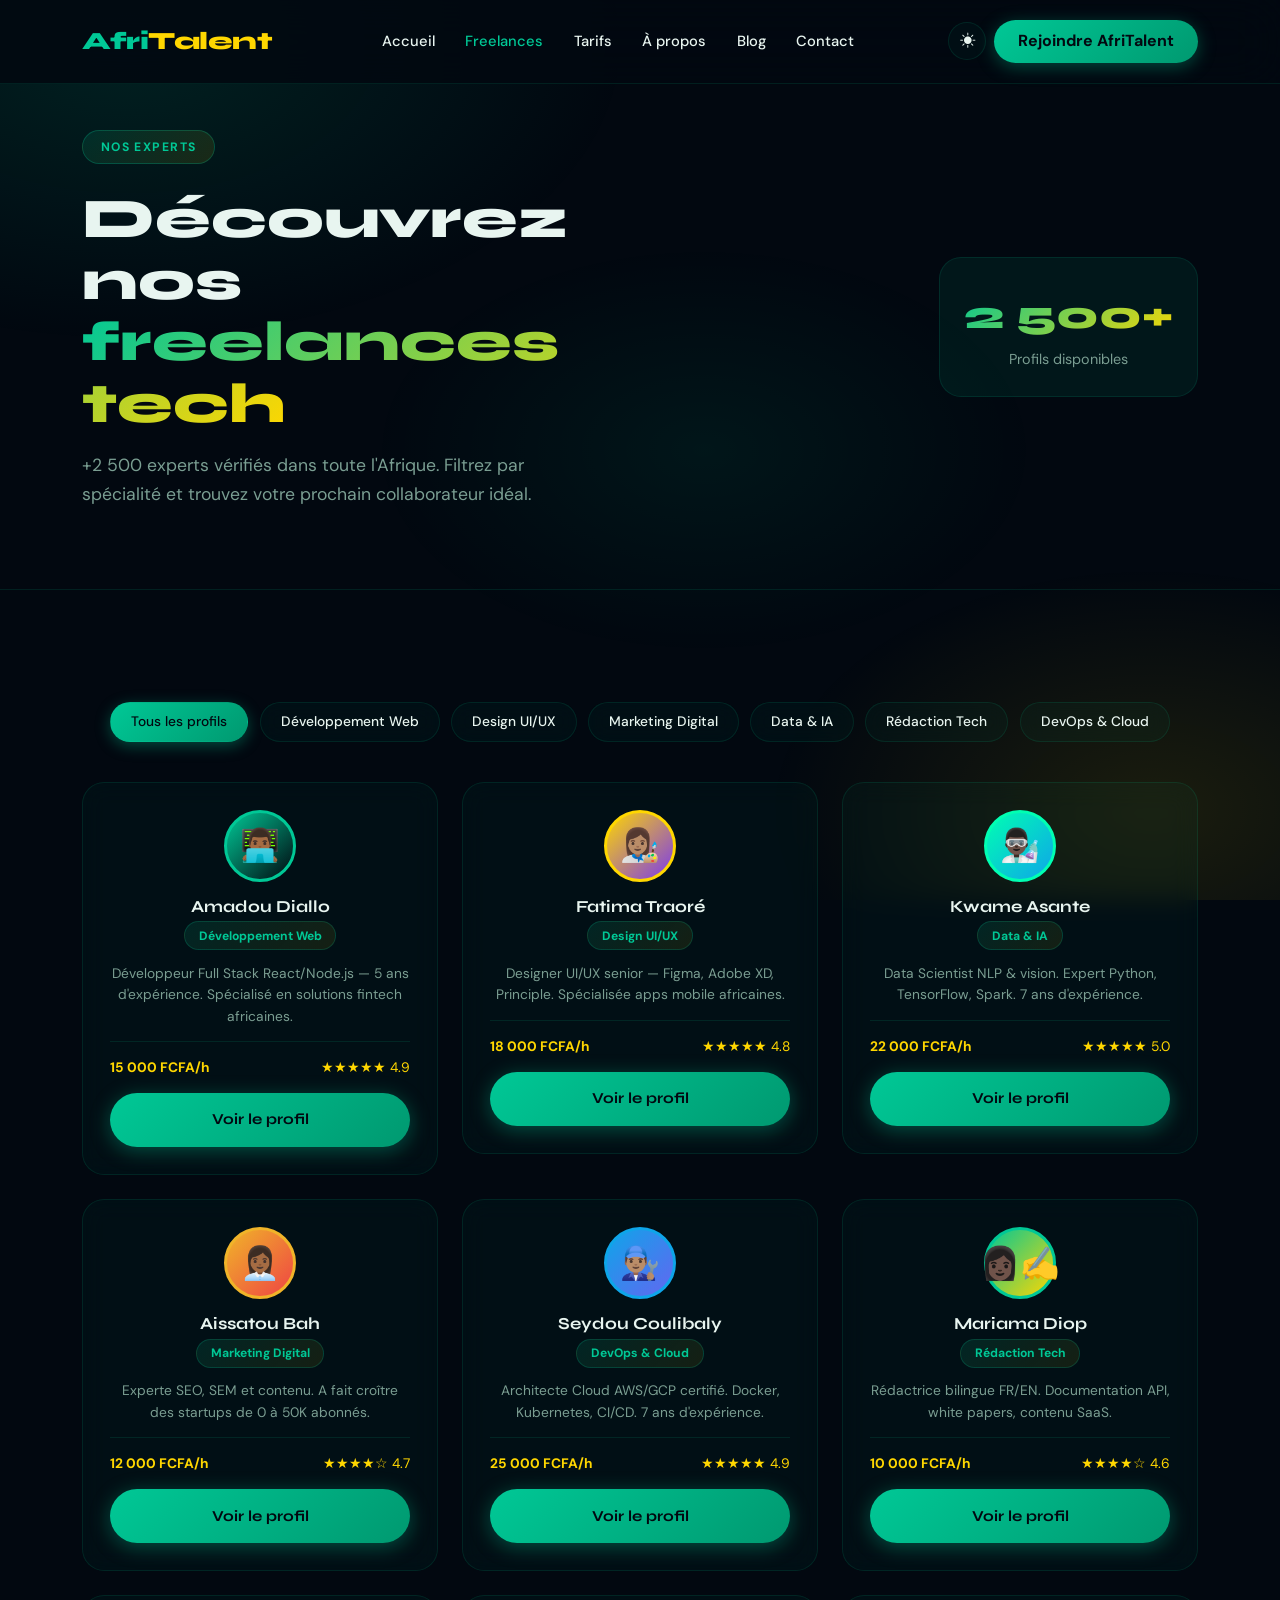
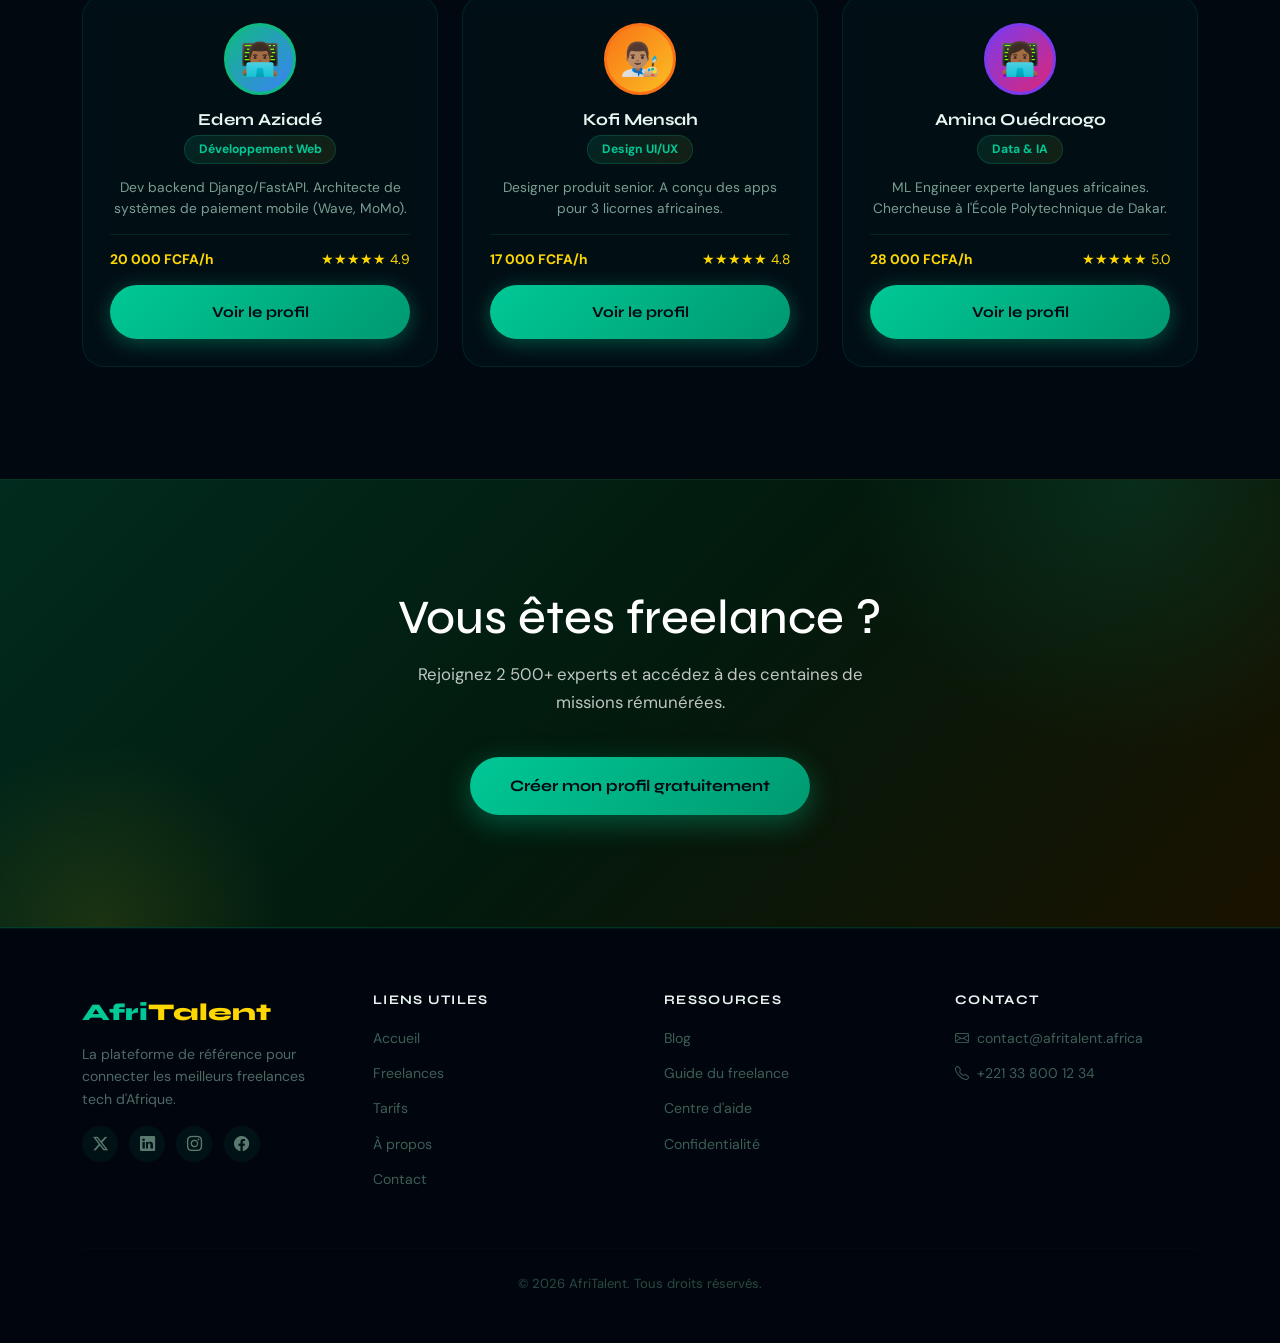
<file: freelances.html>
<!DOCTYPE html>
<html lang="fr">
<head>
  <meta charset="UTF-8" />
  <meta name="viewport" content="width=device-width, initial-scale=1.0" />
  <meta name="description" content="AfriTalent — Catalogue de freelances tech africains vérifiés." />
  <title>Freelances — AfriTalent</title>
  <link rel="stylesheet" href="https://cdn.jsdelivr.net/npm/bootstrap@5.3.3/dist/css/bootstrap.min.css" />
  <link rel="stylesheet" href="https://cdn.jsdelivr.net/npm/bootstrap-icons@1.11.3/font/bootstrap-icons.min.css" />
  <link rel="stylesheet" href="css/style.css" />
</head>
<body class="dark-mode">

<header>
  <nav class="navbar navbar-expand-lg fixed-top" role="navigation" aria-label="Navigation principale">
    <div class="container">
      <a class="navbar-brand" href="index.html"><span class="em">Afri</span><span class="gd">Talent</span></a>
      <button class="navbar-toggler" type="button" data-bs-toggle="collapse" data-bs-target="#navMain" aria-controls="navMain" aria-expanded="false" aria-label="Menu"><span class="navbar-toggler-icon"></span></button>
      <div class="collapse navbar-collapse" id="navMain">
        <ul class="navbar-nav mx-auto mb-2 mb-lg-0">
          <li class="nav-item"><a class="nav-link" href="index.html">Accueil</a></li>
          <li class="nav-item"><a class="nav-link active" href="freelances.html">Freelances</a></li>
          <li class="nav-item"><a class="nav-link" href="tarifs.html">Tarifs</a></li>
          <li class="nav-item"><a class="nav-link" href="about.html">À propos</a></li>
          <li class="nav-item"><a class="nav-link" href="index.html#blog-section">Blog</a></li>
          <li class="nav-item"><a class="nav-link" href="contact.html">Contact</a></li>
        </ul>
        <div class="d-flex align-items-center gap-2">
          <button id="darkModeToggle" aria-label="Mode sombre/clair"><i class="bi bi-sun-fill"></i></button>
          <a href="contact.html" class="nav-link btn-navbar-cta">Rejoindre AfriTalent</a>
        </div>
      </div>
    </div>
  </nav>
</header>

<main>

  <!-- EN-TÊTE PAGE -->
  <section class="page-hero" aria-label="Catalogue freelances">
    <div class="container">
      <div class="row align-items-center">
        <div class="col-lg-7">
          <span class="section-tag">Nos Experts</span>
          <h1 class="mt-2">Découvrez nos <span style="background:linear-gradient(135deg,var(--emerald),var(--gold));-webkit-background-clip:text;-webkit-text-fill-color:transparent;background-clip:text;">freelances tech</span></h1>
          <p class="mt-3">+2 500 experts vérifiés dans toute l'Afrique. Filtrez par spécialité et trouvez votre prochain collaborateur idéal.</p>
        </div>
        <div class="col-lg-5 text-lg-end mt-4 mt-lg-0">
          <div style="background:rgba(0,200,150,.08);border:1px solid var(--border);border-radius:var(--radius-lg);padding:1.5rem;display:inline-block;text-align:center;">
            <div style="font-size:2.5rem;font-weight:800;font-family:var(--font-heading);background:linear-gradient(135deg,var(--emerald),var(--gold));-webkit-background-clip:text;-webkit-text-fill-color:transparent;background-clip:text;">2 500+</div>
            <div style="color:var(--text-sub);font-size:.9rem;">Profils disponibles</div>
          </div>
        </div>
      </div>
    </div>
  </section>

  <!-- CATALOGUE -->
  <section class="section-padding" aria-label="Grille freelances">
    <div class="container">

      <!-- BARRE DE FILTRES JS -->
      <div class="filter-bar fade-in" role="group" aria-label="Filtrer par catégorie">
        <button class="filter-btn active" data-filter="all">Tous les profils</button>
        <button class="filter-btn" data-filter="dev-web">Développement Web</button>
        <button class="filter-btn" data-filter="design">Design UI/UX</button>
        <button class="filter-btn" data-filter="marketing">Marketing Digital</button>
        <button class="filter-btn" data-filter="data">Data & IA</button>
        <button class="filter-btn" data-filter="redaction">Rédaction Tech</button>
        <button class="filter-btn" data-filter="devops">DevOps & Cloud</button>
      </div>

      <!-- GRILLE 3 colonnes desktop / 2 tablette / 1 mobile -->
      <div class="row g-4" id="freelancesGrid">

        <!-- FREELANCE 1 -->
        <div class="col-12 col-md-6 col-lg-4 freelance-card-wrapper fade-in" data-category="dev-web">
          <article class="freelance-card">
            <div class="freelance-card-body">
              <div style="width:72px;height:72px;border-radius:50%;background:linear-gradient(135deg,var(--emerald),#020810);margin:0 auto 1rem;display:flex;align-items:center;justify-content:center;font-size:2rem;border:3px solid var(--emerald);" role="img" aria-label="Photo Amadou Diallo">👨🏾‍💻</div>
              <h2 class="freelance-name">Amadou Diallo</h2>
              <span class="freelance-specialty">Développement Web</span>
              <p class="freelance-bio">Développeur Full Stack React/Node.js — 5 ans d'expérience. Spécialisé en solutions fintech africaines.</p>
              <div class="freelance-meta">
                <span class="freelance-rate">15 000 FCFA/h</span>
                <span style="color:var(--gold);" aria-label="4.9 étoiles">★★★★★ 4.9</span>
              </div>
              <button class="btn-primary-custom w-100" style="justify-content:center;" data-bs-toggle="modal" data-bs-target="#profileModal">Voir le profil</button>
            </div>
          </article>
        </div>

        <!-- FREELANCE 2 -->
        <div class="col-12 col-md-6 col-lg-4 freelance-card-wrapper fade-in" data-category="design">
          <article class="freelance-card">
            <div class="freelance-card-body">
              <div style="width:72px;height:72px;border-radius:50%;background:linear-gradient(135deg,var(--gold),#7C3AED);margin:0 auto 1rem;display:flex;align-items:center;justify-content:center;font-size:2rem;border:3px solid var(--gold);" role="img" aria-label="Photo Fatima Traoré">👩🏽‍🎨</div>
              <h2 class="freelance-name">Fatima Traoré</h2>
              <span class="freelance-specialty">Design UI/UX</span>
              <p class="freelance-bio">Designer UI/UX senior — Figma, Adobe XD, Principle. Spécialisée apps mobile africaines.</p>
              <div class="freelance-meta">
                <span class="freelance-rate">18 000 FCFA/h</span>
                <span style="color:var(--gold);" aria-label="4.8 étoiles">★★★★★ 4.8</span>
              </div>
              <button class="btn-primary-custom w-100" style="justify-content:center;" data-bs-toggle="modal" data-bs-target="#profileModal">Voir le profil</button>
            </div>
          </article>
        </div>

        <!-- FREELANCE 3 -->
        <div class="col-12 col-md-6 col-lg-4 freelance-card-wrapper fade-in" data-category="data">
          <article class="freelance-card">
            <div class="freelance-card-body">
              <div style="width:72px;height:72px;border-radius:50%;background:linear-gradient(135deg,var(--accent),#0EA5E9);margin:0 auto 1rem;display:flex;align-items:center;justify-content:center;font-size:2rem;border:3px solid var(--accent);" role="img" aria-label="Photo Kwame Asante">👨🏿‍🔬</div>
              <h2 class="freelance-name">Kwame Asante</h2>
              <span class="freelance-specialty">Data & IA</span>
              <p class="freelance-bio">Data Scientist NLP & vision. Expert Python, TensorFlow, Spark. 7 ans d'expérience.</p>
              <div class="freelance-meta">
                <span class="freelance-rate">22 000 FCFA/h</span>
                <span style="color:var(--gold);" aria-label="5 étoiles">★★★★★ 5.0</span>
              </div>
              <button class="btn-primary-custom w-100" style="justify-content:center;" data-bs-toggle="modal" data-bs-target="#profileModal">Voir le profil</button>
            </div>
          </article>
        </div>

        <!-- FREELANCE 4 -->
        <div class="col-12 col-md-6 col-lg-4 freelance-card-wrapper fade-in" data-category="marketing">
          <article class="freelance-card">
            <div class="freelance-card-body">
              <div style="width:72px;height:72px;border-radius:50%;background:linear-gradient(135deg,var(--gold-soft),#EF4444);margin:0 auto 1rem;display:flex;align-items:center;justify-content:center;font-size:2rem;border:3px solid var(--gold-soft);" role="img" aria-label="Photo Aissatou Bah">👩🏾‍💼</div>
              <h2 class="freelance-name">Aissatou Bah</h2>
              <span class="freelance-specialty">Marketing Digital</span>
              <p class="freelance-bio">Experte SEO, SEM et contenu. A fait croître des startups de 0 à 50K abonnés.</p>
              <div class="freelance-meta">
                <span class="freelance-rate">12 000 FCFA/h</span>
                <span style="color:var(--gold);" aria-label="4.7 étoiles">★★★★☆ 4.7</span>
              </div>
              <button class="btn-primary-custom w-100" style="justify-content:center;" data-bs-toggle="modal" data-bs-target="#profileModal">Voir le profil</button>
            </div>
          </article>
        </div>

        <!-- FREELANCE 5 -->
        <div class="col-12 col-md-6 col-lg-4 freelance-card-wrapper fade-in" data-category="devops">
          <article class="freelance-card">
            <div class="freelance-card-body">
              <div style="width:72px;height:72px;border-radius:50%;background:linear-gradient(135deg,#0EA5E9,#6366F1);margin:0 auto 1rem;display:flex;align-items:center;justify-content:center;font-size:2rem;border:3px solid #0EA5E9;" role="img" aria-label="Photo Seydou Coulibaly">👨🏽‍🔧</div>
              <h2 class="freelance-name">Seydou Coulibaly</h2>
              <span class="freelance-specialty">DevOps & Cloud</span>
              <p class="freelance-bio">Architecte Cloud AWS/GCP certifié. Docker, Kubernetes, CI/CD. 7 ans d'expérience.</p>
              <div class="freelance-meta">
                <span class="freelance-rate">25 000 FCFA/h</span>
                <span style="color:var(--gold);" aria-label="4.9 étoiles">★★★★★ 4.9</span>
              </div>
              <button class="btn-primary-custom w-100" style="justify-content:center;" data-bs-toggle="modal" data-bs-target="#profileModal">Voir le profil</button>
            </div>
          </article>
        </div>

        <!-- FREELANCE 6 -->
        <div class="col-12 col-md-6 col-lg-4 freelance-card-wrapper fade-in" data-category="redaction">
          <article class="freelance-card">
            <div class="freelance-card-body">
              <div style="width:72px;height:72px;border-radius:50%;background:linear-gradient(135deg,var(--emerald),var(--gold));margin:0 auto 1rem;display:flex;align-items:center;justify-content:center;font-size:2rem;border:3px solid var(--emerald);" role="img" aria-label="Photo Mariama Diop">👩🏿‍✍️</div>
              <h2 class="freelance-name">Mariama Diop</h2>
              <span class="freelance-specialty">Rédaction Tech</span>
              <p class="freelance-bio">Rédactrice bilingue FR/EN. Documentation API, white papers, contenu SaaS.</p>
              <div class="freelance-meta">
                <span class="freelance-rate">10 000 FCFA/h</span>
                <span style="color:var(--gold);" aria-label="4.6 étoiles">★★★★☆ 4.6</span>
              </div>
              <button class="btn-primary-custom w-100" style="justify-content:center;" data-bs-toggle="modal" data-bs-target="#profileModal">Voir le profil</button>
            </div>
          </article>
        </div>

        <!-- FREELANCE 7 -->
        <div class="col-12 col-md-6 col-lg-4 freelance-card-wrapper fade-in" data-category="dev-web">
          <article class="freelance-card">
            <div class="freelance-card-body">
              <div style="width:72px;height:72px;border-radius:50%;background:linear-gradient(135deg,#10B981,#3B82F6);margin:0 auto 1rem;display:flex;align-items:center;justify-content:center;font-size:2rem;border:3px solid #10B981;" role="img" aria-label="Photo Edem Aziadé">👨🏾‍💻</div>
              <h2 class="freelance-name">Edem Aziadé</h2>
              <span class="freelance-specialty">Développement Web</span>
              <p class="freelance-bio">Dev backend Django/FastAPI. Architecte de systèmes de paiement mobile (Wave, MoMo).</p>
              <div class="freelance-meta">
                <span class="freelance-rate">20 000 FCFA/h</span>
                <span style="color:var(--gold);" aria-label="4.9 étoiles">★★★★★ 4.9</span>
              </div>
              <button class="btn-primary-custom w-100" style="justify-content:center;" data-bs-toggle="modal" data-bs-target="#profileModal">Voir le profil</button>
            </div>
          </article>
        </div>

        <!-- FREELANCE 8 -->
        <div class="col-12 col-md-6 col-lg-4 freelance-card-wrapper fade-in" data-category="design">
          <article class="freelance-card">
            <div class="freelance-card-body">
              <div style="width:72px;height:72px;border-radius:50%;background:linear-gradient(135deg,#F97316,#FBBF24);margin:0 auto 1rem;display:flex;align-items:center;justify-content:center;font-size:2rem;border:3px solid #F97316;" role="img" aria-label="Photo Kofi Mensah">👨🏽‍🎨</div>
              <h2 class="freelance-name">Kofi Mensah</h2>
              <span class="freelance-specialty">Design UI/UX</span>
              <p class="freelance-bio">Designer produit senior. A conçu des apps pour 3 licornes africaines.</p>
              <div class="freelance-meta">
                <span class="freelance-rate">17 000 FCFA/h</span>
                <span style="color:var(--gold);" aria-label="4.8 étoiles">★★★★★ 4.8</span>
              </div>
              <button class="btn-primary-custom w-100" style="justify-content:center;" data-bs-toggle="modal" data-bs-target="#profileModal">Voir le profil</button>
            </div>
          </article>
        </div>

        <!-- FREELANCE 9 -->
        <div class="col-12 col-md-6 col-lg-4 freelance-card-wrapper fade-in" data-category="data">
          <article class="freelance-card">
            <div class="freelance-card-body">
              <div style="width:72px;height:72px;border-radius:50%;background:linear-gradient(135deg,#7C3AED,#DB2777);margin:0 auto 1rem;display:flex;align-items:center;justify-content:center;font-size:2rem;border:3px solid #7C3AED;" role="img" aria-label="Photo Amina Ouédraogo">👩🏾‍💻</div>
              <h2 class="freelance-name">Amina Ouédraogo</h2>
              <span class="freelance-specialty">Data & IA</span>
              <p class="freelance-bio">ML Engineer experte langues africaines. Chercheuse à l'École Polytechnique de Dakar.</p>
              <div class="freelance-meta">
                <span class="freelance-rate">28 000 FCFA/h</span>
                <span style="color:var(--gold);" aria-label="5 étoiles">★★★★★ 5.0</span>
              </div>
              <button class="btn-primary-custom w-100" style="justify-content:center;" data-bs-toggle="modal" data-bs-target="#profileModal">Voir le profil</button>
            </div>
          </article>
        </div>

      </div><!-- /row -->
    </div>
  </section>

  <!-- CTA -->
  <section class="cta-section fade-in" aria-label="Créer profil freelance">
    <div class="container" style="position:relative;z-index:1;">
      <h2>Vous êtes freelance ?</h2>
      <p>Rejoignez 2 500+ experts et accédez à des centaines de missions rémunérées.</p>
      <a href="contact.html" class="btn-cta-em">Créer mon profil gratuitement</a>
    </div>
  </section>

</main>

<!-- MODAL PROFIL -->
<div class="modal fade" id="profileModal" tabindex="-1" aria-labelledby="profileModalLabel" aria-hidden="true" role="dialog">
  <div class="modal-dialog modal-dialog-centered">
    <div class="modal-content">
      <div class="modal-header">
        <h5 class="modal-title" id="profileModalLabel">Contacter ce freelance</h5>
        <button type="button" class="btn-close" data-bs-dismiss="modal" aria-label="Fermer"></button>
      </div>
      <div class="modal-body text-center" style="padding:2rem;">
        <div style="font-size:3rem;margin-bottom:1rem;">✉️</div>
        <p>Pour contacter ce freelance, vous devez disposer d'un compte AfriTalent Pro ou Entreprise.</p>
        <p style="color:var(--text-sub);font-size:.9rem;margin-top:.5rem;">Bénéficiez de 3 contacts offerts ce mois-ci avec votre première inscription !</p>
      </div>
      <div class="modal-footer">
        <button class="btn-outline-custom" style="padding:.6rem 1.4rem;" data-bs-dismiss="modal">Plus tard</button>
        <a href="tarifs.html" class="btn-primary-custom" style="padding:.6rem 1.4rem;" data-bs-dismiss="modal">Voir les plans</a>
      </div>
    </div>
  </div>
</div>

<footer>
  <div class="container">
    <div class="row g-5">
      <div class="col-lg-3 col-md-6">
        <p class="footer-brand"><span class="em">Afri</span><span class="gd">Talent</span></p>
        <p class="footer-desc">La plateforme de référence pour connecter les meilleurs freelances tech d'Afrique.</p>
        <div class="footer-social mt-3">
          <a href="#" aria-label="Twitter"><i class="bi bi-twitter-x"></i></a>
          <a href="#" aria-label="LinkedIn"><i class="bi bi-linkedin"></i></a>
          <a href="#" aria-label="Instagram"><i class="bi bi-instagram"></i></a>
          <a href="#" aria-label="Facebook"><i class="bi bi-facebook"></i></a>
        </div>
      </div>
      <div class="col-lg-3 col-md-6">
        <h4 class="footer-heading">Liens utiles</h4>
        <ul class="footer-links">
          <li><a href="index.html">Accueil</a></li>
          <li><a href="freelances.html">Freelances</a></li>
          <li><a href="tarifs.html">Tarifs</a></li>
          <li><a href="about.html">À propos</a></li>
          <li><a href="contact.html">Contact</a></li>
        </ul>
      </div>
      <div class="col-lg-3 col-md-6">
        <h4 class="footer-heading">Ressources</h4>
        <ul class="footer-links">
          <li><a href="#">Blog</a></li>
          <li><a href="#">Guide du freelance</a></li>
          <li><a href="#">Centre d'aide</a></li>
          <li><a href="#">Confidentialité</a></li>
        </ul>
      </div>
      <div class="col-lg-3 col-md-6">
        <h4 class="footer-heading">Contact</h4>
        <ul class="footer-links">
          <li><a href="mailto:contact@afritalent.africa"><i class="bi bi-envelope me-2"></i>contact@afritalent.africa</a></li>
          <li><a href="tel:+221338001234"><i class="bi bi-telephone me-2"></i>+221 33 800 12 34</a></li>
        </ul>
      </div>
    </div>
    <hr class="footer-divider" />
    <p class="footer-copyright">&copy; <span id="currentYear"></span> AfriTalent. Tous droits réservés.</p>
  </div>
</footer>
<button id="backToTop" aria-label="Retour en haut"><i class="bi bi-arrow-up"></i></button>
<script src="https://cdn.jsdelivr.net/npm/bootstrap@5.3.3/dist/js/bootstrap.bundle.min.js"></script>
<script src="js/main.js"></script>
</body>
</html>
</file>
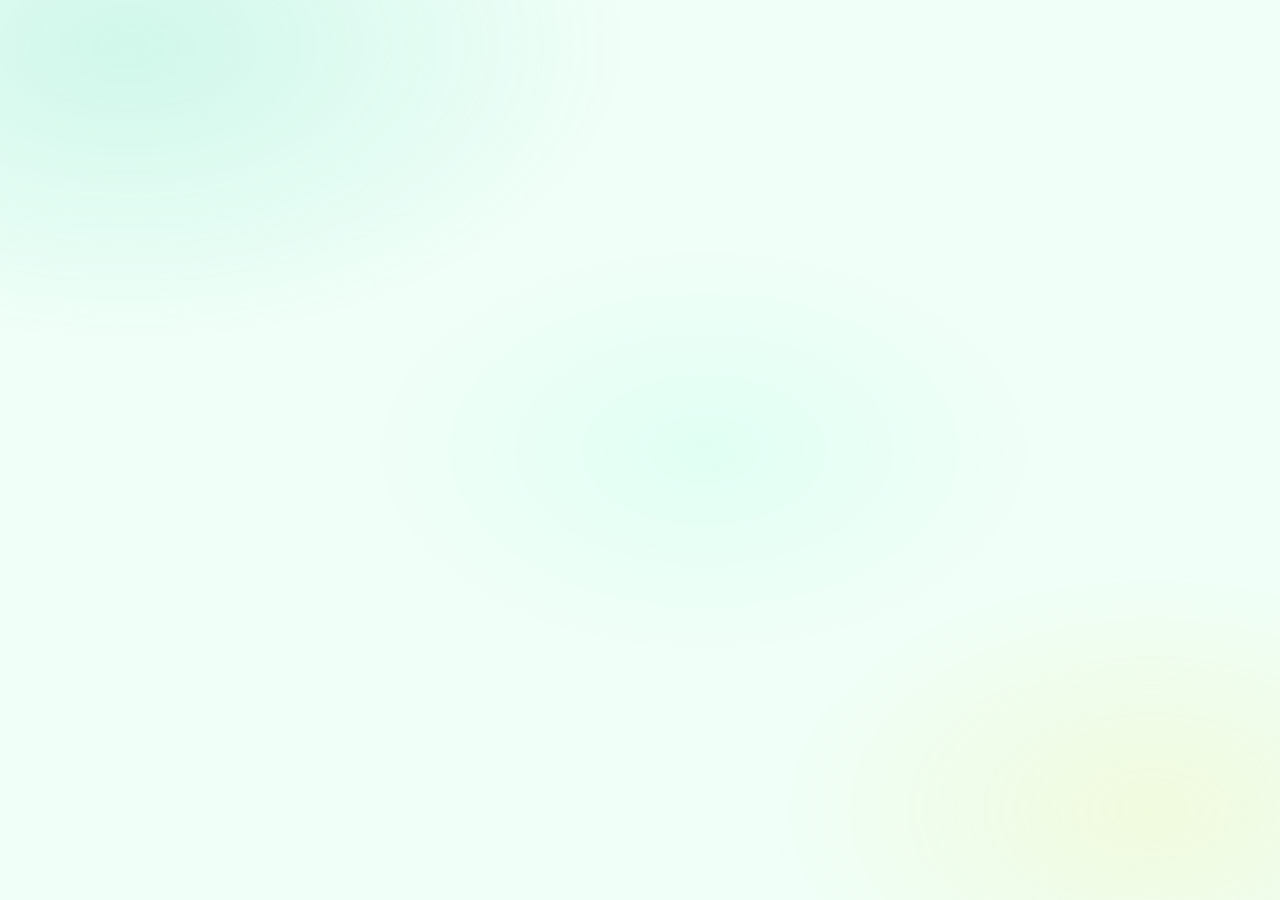
<file: tarifs.html>
<!DOCTYPE html>
<html lang="fr" data-theme="light">
<head>
  <meta charset="UTF-8" />
  <meta name="viewport" content="width=device-width, initial-scale=1.0" />
  <meta name="description" content="AfriTalent - Découvrez nos plans tarifaires adaptés aux freelances et aux entreprises. Gratuit, Pro ou Entreprise." />
  <title>Tarifs — AfriTalent</title>
  <link href="https://cdn.jsdelivr.net/npm/bootstrap@5.3.0/dist/css/bootstrap.min.css" rel="stylesheet" />
  <link rel="stylesheet" href="https://cdn.jsdelivr.net/npm/bootstrap-icons@1.11.0/font/bootstrap-icons.css" />
  <link rel="stylesheet" href="css/style.css" />
</head>
<body>

  <script src="https://cdn.jsdelivr.net/npm/bootstrap@5.3.0/dist/js/bootstrap.bundle.min.js"></script>
  <script src="js/main.js"></script>
</body>
</html>
</file>
<file: css/style.css>
/* ============================================================
   AfriTalent — style.css
   Thème : Vert émeraude + Or + Noir — Luxe africain 2026
   ============================================================ */

/* ---- 1. GOOGLE FONTS ---- */
@import url('https://fonts.googleapis.com/css2?family=Syne:wght@400;600;700;800&family=DM+Sans:ital,wght@0,300;0,400;0,500;1,400&display=swap');

/* ---- 2. VARIABLES CSS — au moins 6 obligatoires ---- */
:root {
  /* Palette principale — 5 couleurs max */
  --emerald:     #00C896;   /* Vert émeraude vif */
  --gold:        #FFD700;   /* Or pur */
  --gold-soft:   #F0B429;   /* Or doux */
  --bg-deep:     #020810;   /* Noir profond */
  --accent:      #00FFB2;   /* Cyan menthe — accent lumineux */

  /* Typographie */
  --font-heading: 'Syne', sans-serif;
  --font-body:    'DM Sans', sans-serif;

  /* Espacements */
  --spacing-sm:   1rem;
  --spacing-md:   2rem;
  --spacing-lg:   4rem;
  --spacing-xl:   7rem;

  /* Rayons */
  --radius-sm:    8px;
  --radius-md:    16px;
  --radius-lg:    22px;
  --radius-xl:    32px;
  --radius-pill:  999px;

  /* Thème (dark par défaut) */
  --bg:           #020810;
  --bg-card:      rgba(0, 200, 150, 0.04);
  --bg-card2:     rgba(255, 215, 0, 0.04);
  --text:         #E8F5F0;
  --text-sub:     #7A9E92;
  --border:       rgba(0, 200, 150, 0.12);
  --border-gold:  rgba(255, 215, 0, 0.15);
  --navbar-bg:    rgba(2, 8, 16, 0.88);

  /* Ombres colorées */
  --glow-em:      0 0 40px rgba(0, 200, 150, 0.25);
  --glow-gold:    0 0 40px rgba(255, 215, 0, 0.2);
  --shadow:       0 8px 32px rgba(0, 0, 0, 0.5);

  --transition:   all .3s cubic-bezier(.4,0,.2,1);
}

/* ---- 3. LIGHT MODE ---- */
body:not(.dark-mode) {
  --bg:        #F0FFF8;
  --bg-card:   rgba(255,255,255,0.9);
  --bg-card2:  rgba(255,250,230,0.9);
  --text:      #042B1E;
  --text-sub:  #3D6B5A;
  --border:    rgba(0,150,100,0.15);
  --navbar-bg: rgba(240,255,248,0.92);
}

/* ---- 4. RESET & BASE ---- */
*, *::before, *::after { box-sizing: border-box; margin: 0; padding: 0; }
html { scroll-behavior: smooth; }

body {
  font-family: var(--font-body);
  background: var(--bg);
  color: var(--text);
  line-height: 1.65;
  overflow-x: hidden;
  transition: background .4s, color .4s;
}

/* Fond global : dégradé radial vert + or */
body::before {
  content: '';
  position: fixed; inset: 0; pointer-events: none; z-index: 0;
  background:
    radial-gradient(ellipse 65% 55% at 10% 5%,  rgba(0,200,150,.13) 0%, transparent 60%),
    radial-gradient(ellipse 50% 45% at 90% 90%,  rgba(255,215,0,.10) 0%, transparent 60%),
    radial-gradient(ellipse 40% 35% at 55% 50%,  rgba(0,255,178,.06) 0%, transparent 65%);
}
body > * { position: relative; z-index: 1; }
/* Header au-dessus du main : sinon la navbar fixed ne reçoit plus les clics */
header { z-index: 100; }

a { color: var(--emerald); text-decoration: none; transition: var(--transition); }
img { max-width: 100%; height: auto; display: block; }
h1,h2,h3,h4,h5,h6 { font-family: var(--font-heading); line-height: 1.1; color: var(--text); }

/* ---- 5. CANVAS PARTICULES (arrière-plan hero) ---- */
#particles-canvas {
  position: absolute;
  inset: 0; width: 100%; height: 100%;
  pointer-events: none; z-index: 0;
  opacity: .6;
}

/* ---- 6. NAVBAR ---- */
.navbar {
  position: fixed; top: 0; left: 0; right: 0; z-index: 100;
  background: var(--navbar-bg);
  backdrop-filter: blur(24px);
  border-bottom: 1px solid var(--border);
  padding: 1rem 0;
  transition: var(--transition);
}
.navbar.scrolled {
  padding: .55rem 0;
  border-bottom: 1px solid rgba(0,200,150,.2);
  box-shadow: 0 4px 30px rgba(0,0,0,.4), 0 0 20px rgba(0,200,150,.08);
}
.navbar-brand {
  font-family: var(--font-heading);
  font-size: 1.55rem; font-weight: 800;
  letter-spacing: -.02em; color: var(--text) !important;
}
.navbar-brand .em { color: var(--emerald); }
.navbar-brand .gd { color: var(--gold); }

.navbar-nav .nav-link {
  font-weight: 500; color: var(--text) !important;
  padding: .45rem .95rem !important;
  border-radius: var(--radius-sm);
  font-size: .92rem; transition: var(--transition);
}
.navbar-nav .nav-link:hover { color: var(--emerald) !important; background: rgba(0,200,150,.08); }
.navbar-nav .nav-link.active { color: var(--emerald) !important; }

/* Toggle dark mode */
#darkModeToggle {
  background: var(--bg-card); border: 1px solid var(--border);
  color: var(--text); border-radius: 50%;
  width: 38px; height: 38px;
  display: flex; align-items: center; justify-content: center;
  cursor: pointer; transition: var(--transition); font-size: .95rem;
}
#darkModeToggle:hover { background: var(--emerald); color: #020810; border-color: var(--emerald); }

/* Bouton CTA navbar */
.btn-navbar-cta {
  background: linear-gradient(135deg, var(--emerald) 0%, #009970 100%) !important;
  color: #020810 !important; font-weight: 700;
  border-radius: var(--radius-pill);
  padding: .5rem 1.5rem !important;
  box-shadow: 0 4px 18px rgba(0,200,150,.35);
  transition: var(--transition);
}
.btn-navbar-cta:hover { transform: translateY(-2px); box-shadow: 0 8px 28px rgba(0,200,150,.5); }

/* ---- 7. BOUTONS ---- */
.btn-primary-custom {
  background: linear-gradient(135deg, var(--emerald), #009970);
  color: #020810; border: none; border-radius: var(--radius-pill);
  padding: .9rem 2.2rem;
  font-family: var(--font-heading); font-weight: 700; font-size: .95rem;
  cursor: pointer; transition: var(--transition);
  display: inline-flex; align-items: center; gap: .5rem;
  box-shadow: 0 4px 20px rgba(0,200,150,.35);
}
.btn-primary-custom:hover {
  transform: translateY(-3px);
  box-shadow: 0 12px 35px rgba(0,200,150,.55);
  color: #020810;
}

.btn-gold {
  background: linear-gradient(135deg, var(--gold), var(--gold-soft));
  color: #020810; border: none; border-radius: var(--radius-pill);
  padding: .9rem 2.2rem;
  font-family: var(--font-heading); font-weight: 700; font-size: .95rem;
  cursor: pointer; transition: var(--transition);
  display: inline-flex; align-items: center; gap: .5rem;
  box-shadow: 0 4px 20px rgba(255,215,0,.3);
}
.btn-gold:hover { transform: translateY(-3px); box-shadow: 0 12px 35px rgba(255,215,0,.5); color: #020810; }

.btn-outline-custom {
  background: rgba(0,200,150,.06); color: var(--text);
  border: 1px solid var(--border); border-radius: var(--radius-pill);
  padding: .9rem 2.2rem;
  font-family: var(--font-heading); font-weight: 700; font-size: .95rem;
  cursor: pointer; transition: var(--transition);
  display: inline-flex; align-items: center; gap: .5rem;
  backdrop-filter: blur(10px);
}
.btn-outline-custom:hover {
  border-color: var(--emerald); color: var(--emerald);
  background: rgba(0,200,150,.1); transform: translateY(-2px);
}

/* ---- 8. HERO ---- */
.hero-section {
  min-height: 100vh;
  display: flex; align-items: center;
  padding: 90px 0 80px;
  position: relative; overflow: hidden;
}

/* Grille de points */
.hero-dots {
  position: absolute; inset: 0; pointer-events: none;
  background-image: radial-gradient(circle, rgba(0,200,150,.08) 1px, transparent 1px);
  background-size: 36px 36px;
}

/* Orbes lumineux */
.orb {
  position: absolute; border-radius: 50%;
  pointer-events: none; filter: blur(90px);
}
.orb-1 {
  width: 550px; height: 550px;
  top: -150px; right: -100px;
  background: rgba(0,200,150,.18);
  animation: orbFloat 10s ease-in-out infinite;
}
.orb-2 {
  width: 450px; height: 450px;
  bottom: -120px; left: -80px;
  background: rgba(255,215,0,.14);
  animation: orbFloat 13s ease-in-out infinite reverse;
}
.orb-3 {
  width: 300px; height: 300px;
  top: 40%; left: 40%;
  background: rgba(0,255,178,.08);
  animation: orbFloat 8s ease-in-out infinite 2s;
}
@keyframes orbFloat {
  0%,100% { transform: translate(0,0) scale(1); }
  50%      { transform: translate(25px,-35px) scale(1.08); }
}

.hero-title {
  font-size: clamp(2.8rem, 5.5vw, 5.2rem);
  font-weight: 800; line-height: 1.05; letter-spacing: -.03em;
}

/* Texte en dégradé vert → or animé */
.hero-grad {
  background: linear-gradient(90deg, var(--emerald) 0%, var(--gold) 50%, var(--accent) 100%);
  background-size: 200% auto;
  -webkit-background-clip: text; -webkit-text-fill-color: transparent;
  background-clip: text;
  animation: gradShift 4s linear infinite;
}
@keyframes gradShift {
  0%   { background-position: 0% center; }
  100% { background-position: 200% center; }
}

/* Texte tapé (typewriter) */
.typewriter {
  border-right: 3px solid var(--emerald);
  animation: blink .75s step-end infinite;
  white-space: nowrap; overflow: hidden;
  display: inline-block;
}
@keyframes blink { 0%,100%{border-color:var(--emerald);} 50%{border-color:transparent;} }

.hero-subtitle {
  font-size: clamp(1rem, 1.8vw, 1.18rem);
  color: var(--text-sub); max-width: 500px;
  margin: 1.6rem 0 2.5rem; line-height: 1.75;
}
.hero-buttons { display: flex; flex-wrap: wrap; gap: 1rem; margin-bottom: 2.5rem; }
.hero-stats {
  display: flex; flex-wrap: wrap; gap: 2.5rem;
  padding-top: 2rem; border-top: 1px solid var(--border);
}
.stat-number {
  font-family: var(--font-heading); font-size: 2.2rem; font-weight: 800;
  color: var(--emerald); display: block; line-height: 1;
}
.stat-label { font-size: .82rem; color: var(--text-sub); margin-top: .3rem; }

/* ---- 9. GRILLE 3D (section catégories + cartes) ---- */
/* La grille 3D se déforme au survol — effet perspective */
.grid-3d {
  perspective: 1200px;
  perspective-origin: center center;
}

.card-3d {
  background: var(--bg-card);
  border: 1px solid var(--border);
  border-radius: var(--radius-lg);
  padding: 2rem;
  transition: transform .4s cubic-bezier(.2,.8,.3,1), box-shadow .4s, border-color .4s;
  transform-style: preserve-3d;
  cursor: pointer;
  backdrop-filter: blur(12px);
  position: relative; overflow: hidden;
}

/* Ligne dorée en haut apparaît au hover */
.card-3d::before {
  content: '';
  position: absolute; top: 0; left: 0; right: 0; height: 2px;
  background: linear-gradient(90deg, transparent, var(--gold), var(--emerald), transparent);
  opacity: 0; transition: opacity .4s;
}
.card-3d:hover::before { opacity: 1; }

/* Lueur intérieure dorée au hover */
.card-3d::after {
  content: '';
  position: absolute; inset: 0; border-radius: inherit;
  background: radial-gradient(ellipse at 50% 0%, rgba(255,215,0,.07) 0%, transparent 70%);
  opacity: 0; transition: opacity .4s;
}
.card-3d:hover::after { opacity: 1; }

/* L'effet 3D est appliqué via JavaScript (mousemove) */
.card-3d:hover {
  box-shadow:
    0 25px 60px rgba(0,0,0,.45),
    0 0 0 1px rgba(0,200,150,.2),
    0 0 30px rgba(0,200,150,.1);
  border-color: rgba(0,200,150,.3);
}

/* ---- 10. TAG / BADGE ---- */
.section-tag {
  display: inline-block;
  background: linear-gradient(135deg, rgba(0,200,150,.12), rgba(255,215,0,.1));
  color: var(--emerald);
  border: 1px solid rgba(0,200,150,.25);
  font-size: .76rem; font-weight: 700; letter-spacing: .12em;
  text-transform: uppercase; padding: .38rem 1.1rem;
  border-radius: var(--radius-pill); margin-bottom: 1rem;
  animation: tagPulse 3s ease-in-out infinite;
}
@keyframes tagPulse {
  0%,100% { box-shadow: 0 0 6px rgba(0,200,150,.2); }
  50%      { box-shadow: 0 0 18px rgba(0,200,150,.5), 0 0 30px rgba(255,215,0,.15); }
}

/* ---- 11. SECTIONS ---- */
.section-padding { padding: var(--spacing-xl) 0; }
.section-alt { background: rgba(0,200,150,.025); }

.section-header { text-align: center; margin-bottom: var(--spacing-lg); }
.section-header h2 { font-size: clamp(1.8rem, 4vw, 2.8rem); font-weight: 800; margin: .5rem 0; }
.section-header p { color: var(--text-sub); max-width: 540px; margin: 0 auto; font-size: 1.02rem; }

/* ---- 12. BENTO GRID ---- */
.bento-grid {
  display: grid;
  grid-template-columns: repeat(12, 1fr);
  gap: 1.2rem;
}
.bento-card {
  background: var(--bg-card);
  border: 1px solid var(--border);
  border-radius: var(--radius-lg); padding: 2rem;
  transition: transform .4s cubic-bezier(.2,.8,.3,1), box-shadow .4s, border-color .4s;
  transform-style: preserve-3d;
  cursor: pointer; backdrop-filter: blur(12px);
  position: relative; overflow: hidden;
}
.bento-card::before {
  content: '';
  position: absolute; top: 0; left: 0; right: 0; height: 2px;
  background: linear-gradient(90deg, transparent, var(--emerald), var(--gold), transparent);
  opacity: 0; transition: opacity .4s;
}
.bento-card:hover::before { opacity: 1; }
.bento-card:hover {
  box-shadow: 0 25px 60px rgba(0,0,0,.4), 0 0 0 1px rgba(0,200,150,.2);
  border-color: rgba(0,200,150,.3);
}
.bento-card:nth-child(1) { grid-column: span 7; }
.bento-card:nth-child(2) { grid-column: span 5; }
.bento-card:nth-child(3) { grid-column: span 5; }
.bento-card:nth-child(4) { grid-column: span 7; }

.step-number {
  font-family: var(--font-heading); font-size: 5rem; font-weight: 800;
  color: rgba(0,200,150,.07); position: absolute; top: .8rem; right: 1.2rem; line-height: 1;
}
.step-icon { font-size: 2.4rem; margin-bottom: .9rem; }
.bento-card h3 { font-size: 1.15rem; font-weight: 700; margin-bottom: .65rem; }
.bento-card p { color: var(--text-sub); font-size: .92rem; line-height: 1.65; }

/* ---- 13. CATÉGORIES ---- */
.category-card {
  background: var(--bg-card);
  border: 1px solid var(--border); border-radius: var(--radius-lg);
  padding: 1.7rem 1.2rem; text-align: center; cursor: pointer;
  transition: transform .4s cubic-bezier(.2,.8,.3,1), box-shadow .4s, border-color .4s;
  transform-style: preserve-3d; position: relative; overflow: hidden;
  backdrop-filter: blur(12px);
}
.category-card::after {
  content: '';
  position: absolute; inset: 0; border-radius: inherit;
  background: linear-gradient(135deg, rgba(0,200,150,.07), rgba(255,215,0,.07));
  opacity: 0; transition: opacity .4s;
}
.category-card:hover::after { opacity: 1; }
.category-card:hover {
  border-color: rgba(0,200,150,.4);
  box-shadow: 0 20px 50px rgba(0,200,150,.12), 0 0 0 1px rgba(255,215,0,.15);
}
.category-card:hover .cat-icon { background: linear-gradient(135deg, var(--emerald), #009970); color: #020810; transform: scale(1.12) rotateY(15deg); }
.cat-icon {
  width: 62px; height: 62px; border-radius: var(--radius-md);
  background: rgba(0,200,150,.12); color: var(--emerald);
  font-size: 1.65rem; display: flex; align-items: center; justify-content: center;
  margin: 0 auto .9rem; transition: transform .4s cubic-bezier(.2,.8,.3,1), background .3s, color .3s;
}
.category-card h3 { font-size: .95rem; font-weight: 700; margin-bottom: .3rem; }
.category-card span { font-size: .8rem; color: var(--text-sub); }

/* ---- 14. TÉMOIGNAGES ---- */
.testimonial-card {
  background: var(--bg-card);
  border: 1px solid var(--border); border-radius: var(--radius-xl);
  padding: 2.8rem 2.5rem; text-align: center;
  max-width: 700px; margin: 0 auto;
  backdrop-filter: blur(20px);
}
.testimonial-quote { font-size: 1.08rem; font-style: italic; color: var(--text-sub); line-height: 1.75; margin-bottom: 1.5rem; }
.testimonial-name { font-family: var(--font-heading); font-weight: 700; margin-bottom: .25rem; }
.testimonial-role { font-size: .85rem; color: var(--text-sub); }
.stars { color: var(--gold); font-size: 1.05rem; margin-bottom: .75rem; letter-spacing: 3px; }
.carousel-indicators [data-bs-target] { background: var(--emerald); border-radius: 50%; width: 8px; height: 8px; }

/* ---- 15. HERO VISUEL ---- */
.hero-visual {
  background: linear-gradient(135deg, rgba(0,200,150,.1) 0%, rgba(255,215,0,.08) 100%);
  border: 1px solid var(--border); border-radius: var(--radius-xl);
  min-height: 460px; position: relative; overflow: hidden;
  backdrop-filter: blur(20px);
  display: flex; flex-direction: column; align-items: center; justify-content: center;
  text-align: center; padding: 2.5rem 2rem;
}

/* Badges flottants */
.floating-badge {
  position: absolute;
  background: rgba(2,8,16,.8);
  border: 1px solid var(--border); border-radius: var(--radius-md);
  padding: .65rem 1rem; backdrop-filter: blur(20px);
  display: flex; align-items: center; gap: .55rem;
  font-size: .82rem; color: var(--text);
}
.floating-badge:nth-child(1) { top: 1.5rem; left: 1rem; animation: fb 4s ease-in-out infinite; }
.floating-badge:nth-child(2) { top: 1.5rem; right: 1rem; animation: fb 4s ease-in-out infinite .7s; }
.floating-badge:nth-child(3) { bottom: 1.5rem; left: 1rem; animation: fb 4s ease-in-out infinite 1.4s; }
.floating-badge:nth-child(4) { bottom: 1.5rem; right: 1rem; animation: fb 4s ease-in-out infinite 2.1s; }
@keyframes fb { 0%,100%{transform:translateY(0)} 50%{transform:translateY(-9px)} }
.floating-badge strong { display: block; font-size: .8rem; color: var(--text); }
.floating-badge span { color: var(--text-sub); font-size: .72rem; }

.hero-emoji-center { font-size: 5.5rem; animation: pulse 3s ease-in-out infinite; display: block; margin-bottom: 1.2rem; }
@keyframes pulse { 0%,100%{transform:scale(1)} 50%{transform:scale(1.09)} }

.mini-avatar {
  width: 38px; height: 38px; border-radius: 50%;
  border: 2px solid rgba(0,200,150,.3);
  display: flex; align-items: center; justify-content: center;
  font-size: 1.15rem; margin-left: -8px;
}

/* ---- 16. FREELANCES ---- */
.freelance-card {
  background: var(--bg-card); border: 1px solid var(--border);
  border-radius: var(--radius-lg); overflow: hidden;
  transition: transform .4s cubic-bezier(.2,.8,.3,1), box-shadow .4s, border-color .4s;
  transform-style: preserve-3d; backdrop-filter: blur(12px);
  position: relative;
}
.freelance-card::before {
  content: '';
  position: absolute; top: 0; left: 0; right: 0; height: 3px;
  background: linear-gradient(90deg, var(--emerald), var(--gold));
  opacity: 0; transition: opacity .3s;
}
.freelance-card:hover::before { opacity: 1; }
.freelance-card:hover {
  box-shadow: 0 24px 60px rgba(0,0,0,.4), 0 0 0 1px rgba(0,200,150,.2);
  border-color: rgba(0,200,150,.3);
}
.freelance-card-body { padding: 1.7rem; text-align: center; }
.freelance-name { font-family: var(--font-heading); font-weight: 700; font-size: 1.05rem; margin-bottom: .3rem; }
.freelance-specialty {
  display: inline-block;
  background: linear-gradient(135deg, rgba(0,200,150,.12), rgba(255,215,0,.08));
  color: var(--emerald);
  border: 1px solid rgba(0,200,150,.2);
  font-size: .76rem; font-weight: 700; padding: .22rem .85rem;
  border-radius: var(--radius-pill); margin-bottom: .8rem;
}
.freelance-bio { font-size: .86rem; color: var(--text-sub); line-height: 1.55; margin-bottom: .9rem; }
.freelance-meta { display: flex; justify-content: space-between; align-items: center; padding-top: .85rem; border-top: 1px solid var(--border); margin-bottom: .9rem; font-size: .86rem; }
.freelance-rate { font-weight: 700; color: var(--gold); }

/* Filtres */
.filter-bar { display: flex; flex-wrap: wrap; gap: .7rem; margin-bottom: 2.5rem; justify-content: center; }
.filter-btn {
  background: var(--bg-card); border: 1px solid var(--border); color: var(--text);
  border-radius: var(--radius-pill); padding: .48rem 1.25rem;
  font-size: .86rem; font-weight: 500; cursor: pointer; transition: var(--transition);
  backdrop-filter: blur(10px);
}
.filter-btn:hover, .filter-btn.active {
  background: linear-gradient(135deg, var(--emerald), #009970);
  border-color: transparent; color: #020810;
  box-shadow: 0 4px 15px rgba(0,200,150,.35);
}

/* ---- 17. TARIFS ---- */
.pricing-card {
  background: var(--bg-card); border: 1px solid var(--border);
  border-radius: var(--radius-xl); padding: 2.4rem; text-align: center;
  transition: transform .4s cubic-bezier(.2,.8,.3,1), box-shadow .4s;
  position: relative; height: 100%; backdrop-filter: blur(12px);
  transform-style: preserve-3d;
}
.pricing-card:hover { box-shadow: 0 20px 55px rgba(0,0,0,.35); }
.pricing-card.popular {
  border-color: rgba(255,215,0,.5); border-width: 2px;
  transform: scale(1.04);
  background: linear-gradient(135deg, rgba(0,200,150,.08), rgba(255,215,0,.08));
  box-shadow: 0 0 60px rgba(255,215,0,.12), 0 0 30px rgba(0,200,150,.1);
}
.pricing-card.popular:hover { transform: scale(1.04) translateY(-4px); }
.popular-badge {
  position: absolute; top: -14px; left: 50%; transform: translateX(-50%);
  background: linear-gradient(135deg, var(--gold), var(--gold-soft));
  color: #020810; font-size: .74rem; font-weight: 700;
  padding: .32rem 1.1rem; border-radius: var(--radius-pill);
  box-shadow: 0 4px 15px rgba(255,215,0,.4);
}
.plan-name { font-family: var(--font-heading); font-weight: 700; font-size: .88rem; color: var(--text-sub); text-transform: uppercase; letter-spacing: .08em; margin-bottom: .5rem; }
.plan-price { font-family: var(--font-heading); font-size: 2.9rem; font-weight: 800; line-height: 1; margin-bottom: .25rem; }
.plan-price sup { font-size: 1.1rem; vertical-align: top; margin-top: .7rem; }
.plan-billing { font-size: .82rem; color: var(--text-sub); margin-bottom: 1.8rem; }
.plan-features { list-style: none; padding: 0; margin-bottom: 1.8rem; text-align: left; }
.plan-features li { padding: .55rem 0; border-bottom: 1px solid var(--border); font-size: .9rem; display: flex; align-items: center; gap: .5rem; }
.plan-features li:last-child { border-bottom: none; }
.feature-check { color: var(--emerald); }
.feature-cross { color: #EF4444; }

/* ---- 18. ACCORDION FAQ ---- */
.accordion-item { background: var(--bg-card) !important; border: 1px solid var(--border) !important; border-radius: var(--radius-md) !important; margin-bottom: .7rem; overflow: hidden; backdrop-filter: blur(10px); }
.accordion-button { background: var(--bg-card) !important; color: var(--text) !important; font-family: var(--font-heading); font-weight: 600; }
.accordion-button:not(.collapsed) { color: var(--emerald) !important; background: rgba(0,200,150,.05) !important; box-shadow: none !important; }
.accordion-button::after { filter: invert(1) sepia(1) saturate(2) hue-rotate(100deg); }
body:not(.dark-mode) .accordion-button::after { filter: none; }
.accordion-body { background: var(--bg-card) !important; color: var(--text-sub); font-size: .93rem; line-height: 1.7; }

/* ---- 19. TEAM & VALEURS ---- */
.team-card { background: var(--bg-card); border: 1px solid var(--border); border-radius: var(--radius-lg); padding: 2rem; text-align: center; transition: transform .4s cubic-bezier(.2,.8,.3,1), box-shadow .4s; transform-style: preserve-3d; backdrop-filter: blur(12px); }
.team-card:hover { box-shadow: 0 20px 50px rgba(0,0,0,.3), 0 0 0 1px rgba(0,200,150,.2); border-color: rgba(0,200,150,.3); }
.team-name { font-family: var(--font-heading); font-weight: 700; font-size: 1.05rem; margin-bottom: .25rem; }
.team-role { font-size: .86rem; color: var(--emerald); margin-bottom: .75rem; }
.team-socials a { color: var(--text-sub); margin: 0 .35rem; font-size: 1rem; transition: var(--transition); }
.team-socials a:hover { color: var(--emerald); transform: translateY(-2px); display: inline-block; }
.value-card { background: var(--bg-card); border: 1px solid var(--border); border-radius: var(--radius-lg); padding: 2rem; text-align: center; transition: transform .4s cubic-bezier(.2,.8,.3,1), box-shadow .4s; transform-style: preserve-3d; backdrop-filter: blur(12px); }
.value-card:hover { border-color: rgba(255,215,0,.35); box-shadow: 0 16px 40px rgba(255,215,0,.1); }
.value-icon { font-size: 2.4rem; margin-bottom: .9rem; }

/* ---- 20. FORMULAIRE CONTACT ---- */
.contact-form-wrapper { background: var(--bg-card); border: 1px solid var(--border); border-radius: var(--radius-xl); padding: 2.5rem; backdrop-filter: blur(20px); }
.form-label { font-weight: 500; font-size: .88rem; color: var(--text); margin-bottom: .38rem; }
.form-control, .form-select {
  background: rgba(0,200,150,.04) !important; border: 1.5px solid var(--border) !important;
  border-radius: var(--radius-sm) !important; color: var(--text) !important;
  padding: .78rem 1rem; font-family: var(--font-body); transition: var(--transition);
}
body:not(.dark-mode) .form-control,
body:not(.dark-mode) .form-select { background: rgba(0,150,100,.04) !important; }
.form-control:focus, .form-select:focus { border-color: var(--emerald) !important; box-shadow: 0 0 0 3px rgba(0,200,150,.15) !important; outline: none; }
.form-control.is-invalid, .form-select.is-invalid { border-color: #EF4444 !important; }
.form-control.is-valid, .form-select.is-valid { border-color: var(--emerald) !important; }
.invalid-feedback { color: #EF4444; font-size: .8rem; margin-top: .32rem; display: none; }
.success-message { background: rgba(0,200,150,.1); border: 1px solid rgba(0,200,150,.3); border-radius: var(--radius-lg); padding: 2rem; text-align: center; color: var(--emerald); display: none; }
.contact-info-card { background: var(--bg-card); border: 1px solid var(--border); border-radius: var(--radius-lg); padding: 2rem; backdrop-filter: blur(10px); }
.contact-info-item { display: flex; align-items: flex-start; gap: 1rem; margin-bottom: 1.4rem; }
.contact-info-icon { width: 43px; height: 43px; border-radius: var(--radius-sm); background: rgba(0,200,150,.12); color: var(--emerald); font-size: 1.05rem; display: flex; align-items: center; justify-content: center; flex-shrink: 0; }
.map-wrapper { border-radius: var(--radius-lg); overflow: hidden; border: 1px solid var(--border); }
.map-wrapper iframe { display: block; width: 100%; height: 280px; }

/* ---- 21. CTA SECTION ---- */
.cta-section {
  background: linear-gradient(135deg, #012B1E 0%, #021A0D 50%, #1A1200 100%);
  border-top: 1px solid var(--border); border-bottom: 1px solid var(--border);
  color: white; text-align: center; padding: var(--spacing-xl) 0;
  position: relative; overflow: hidden;
}
.cta-section::before {
  content: '';
  position: absolute; width: 600px; height: 600px;
  background: radial-gradient(circle, rgba(0,200,150,.12), transparent 65%);
  border-radius: 50%; top: -300px; right: -150px;
  animation: orbFloat 12s ease-in-out infinite;
}
.cta-section::after {
  content: '';
  position: absolute; width: 400px; height: 400px;
  background: radial-gradient(circle, rgba(255,215,0,.1), transparent 65%);
  border-radius: 50%; bottom: -200px; left: -100px;
  animation: orbFloat 9s ease-in-out infinite reverse;
}
.cta-section h2 { color: white; font-size: clamp(1.8rem, 4vw, 3rem); margin-bottom: 1rem; }
.cta-section p { color: rgba(255,255,255,.75); font-size: 1.05rem; max-width: 500px; margin: 0 auto 2.5rem; }

.btn-cta-em {
  background: linear-gradient(135deg, var(--emerald), #009970);
  color: #020810; border: none; border-radius: var(--radius-pill);
  padding: 1rem 2.5rem; font-family: var(--font-heading); font-weight: 700; font-size: 1rem;
  cursor: pointer; transition: var(--transition);
  box-shadow: 0 8px 28px rgba(0,200,150,.35); display: inline-block;
}
.btn-cta-em:hover { transform: translateY(-3px); box-shadow: 0 16px 40px rgba(0,200,150,.5); color: #020810; }
.btn-cta-gold {
  background: linear-gradient(135deg, var(--gold), var(--gold-soft));
  color: #020810; border: none; border-radius: var(--radius-pill);
  padding: 1rem 2.5rem; font-family: var(--font-heading); font-weight: 700; font-size: 1rem;
  cursor: pointer; transition: var(--transition);
  box-shadow: 0 8px 28px rgba(255,215,0,.3); display: inline-block;
}
.btn-cta-gold:hover { transform: translateY(-3px); box-shadow: 0 16px 40px rgba(255,215,0,.5); color: #020810; }

/* ---- 22. FOOTER ---- */
footer { background: #01060E; color: #5A7A70; padding: 4rem 0 2rem; border-top: 1px solid rgba(0,200,150,.08); }
.footer-brand { font-family: var(--font-heading); font-size: 1.5rem; font-weight: 800; margin-bottom: .65rem; }
.footer-brand .em { color: var(--emerald); }
.footer-brand .gd { color: var(--gold); }
.footer-desc { font-size: .88rem; opacity: .65; line-height: 1.6; max-width: 235px; color: var(--text-sub); }
.footer-heading { font-family: var(--font-heading); font-weight: 700; color: var(--text); font-size: .82rem; letter-spacing: .1em; text-transform: uppercase; margin-bottom: 1.1rem; }
.footer-links { list-style: none; padding: 0; }
.footer-links li { margin-bottom: .55rem; }
.footer-links a { color: #3D5E54; font-size: .88rem; text-decoration: none; transition: var(--transition); }
.footer-links a:hover { color: var(--emerald); padding-left: 4px; }
.footer-social a { display: inline-flex; align-items: center; justify-content: center; width: 36px; height: 36px; border-radius: 50%; background: rgba(0,200,150,.06); color: #5A7A70; font-size: .95rem; margin-right: .45rem; text-decoration: none; transition: var(--transition); }
.footer-social a:hover { background: var(--emerald); color: #020810; transform: translateY(-3px); }
.footer-divider { border-color: rgba(0,200,150,.07); margin: 2.5rem 0 1.5rem; }
.footer-copyright { font-size: .82rem; color: #2A4A40; text-align: center; }

/* ---- 23. BOUTON RETOUR EN HAUT ---- */
#backToTop {
  position: fixed; bottom: 2rem; right: 2rem;
  width: 50px; height: 50px;
  background: linear-gradient(135deg, var(--emerald), #009970);
  color: #020810; border: none; border-radius: 50%; font-size: 1.2rem;
  cursor: pointer; display: flex; align-items: center; justify-content: center;
  transition: var(--transition); opacity: 0; pointer-events: none; z-index: 1000;
  box-shadow: 0 8px 25px rgba(0,200,150,.4);
}
#backToTop.visible { opacity: 1; pointer-events: auto; }
#backToTop:hover { transform: translateY(-4px); box-shadow: 0 16px 35px rgba(0,200,150,.6); }

/* ---- 24. FADE-IN ANIMATION ---- */
.fade-in { opacity: 0; transform: translateY(36px); transition: opacity .75s cubic-bezier(.4,0,.2,1), transform .75s cubic-bezier(.4,0,.2,1); }
.fade-in.visible { opacity: 1; transform: translateY(0); }

/* ---- 25. PAGES INTERNES ---- */
.page-hero { padding: 130px 0 var(--spacing-lg); border-bottom: 1px solid var(--border); }
.page-hero h1 { font-size: clamp(2.2rem, 5vw, 3.5rem); font-weight: 800; }
.page-hero p { color: var(--text-sub); font-size: 1.1rem; max-width: 520px; }
.about-hero { padding-top: 130px; padding-bottom: var(--spacing-lg); }

/* ---- 26. MODAL ---- */
.modal-content { background: #030E08; border: 1px solid var(--border); border-radius: var(--radius-xl); }
body:not(.dark-mode) .modal-content { background: white; }
.modal-header { border-bottom: 1px solid var(--border); }
.modal-footer { border-top: 1px solid var(--border); }
.modal-title { font-family: var(--font-heading); font-weight: 700; }
.btn-close { filter: invert(1) sepia(1) saturate(2) hue-rotate(100deg); }
body:not(.dark-mode) .btn-close { filter: none; }

/* ---- 27. RESPONSIVE ---- */
@media (max-width: 992px) {
  .pricing-card.popular { transform: scale(1); }
  .pricing-card.popular:hover { transform: translateY(-4px); }
}
@media (max-width: 768px) {
  .hero-section { padding-top: 110px; text-align: center; }
  .hero-subtitle { margin-left: auto; margin-right: auto; }
  .hero-buttons { justify-content: center; }
  .hero-stats { justify-content: center; }
  .bento-card:nth-child(n) { grid-column: span 12 !important; }
  .floating-badge { font-size: .75rem; padding: .5rem .75rem; }
}
@media (max-width: 480px) {
  .section-padding { padding: var(--spacing-lg) 0; }
  .contact-form-wrapper { padding: 1.5rem; }
}

/* ---- 28. SCROLLBAR ---- */
::-webkit-scrollbar { width: 6px; }
::-webkit-scrollbar-track { background: var(--bg); }
::-webkit-scrollbar-thumb { background: linear-gradient(180deg, var(--emerald), var(--gold)); border-radius: 3px; }
</file>
